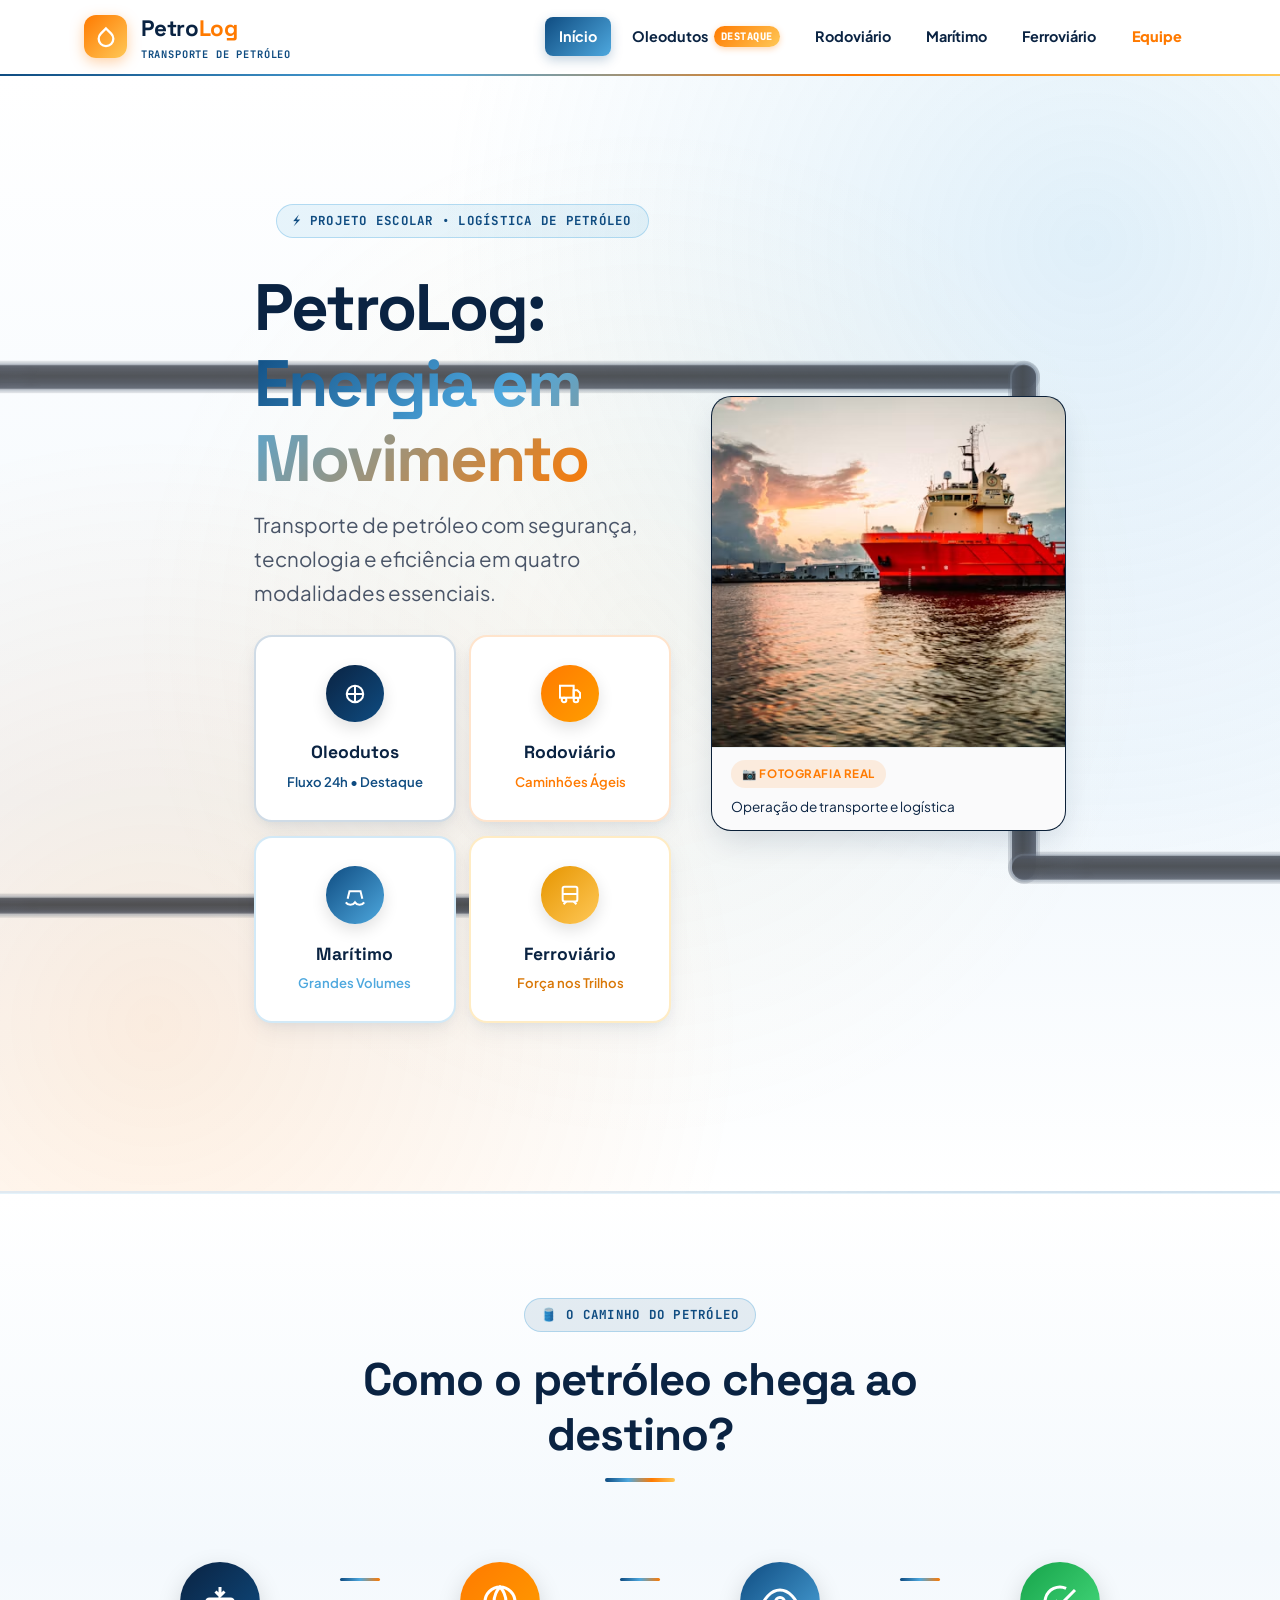
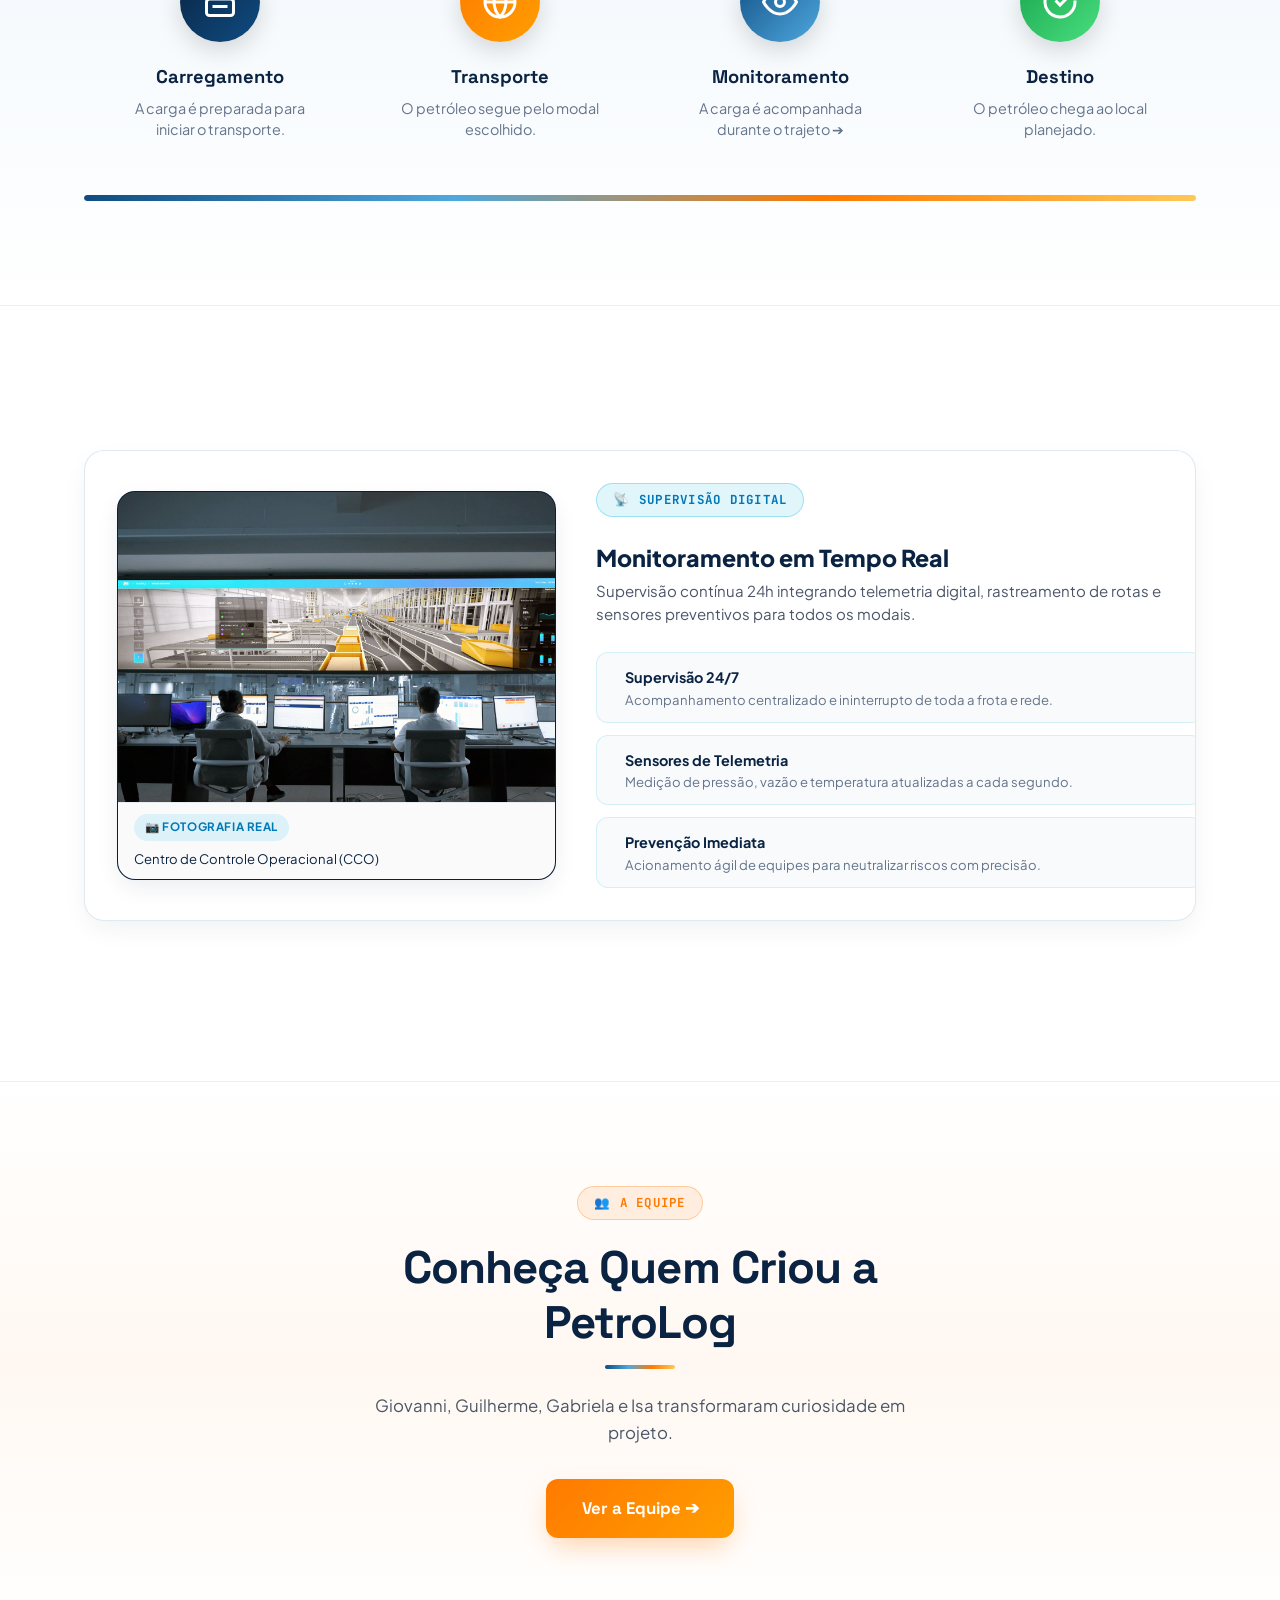
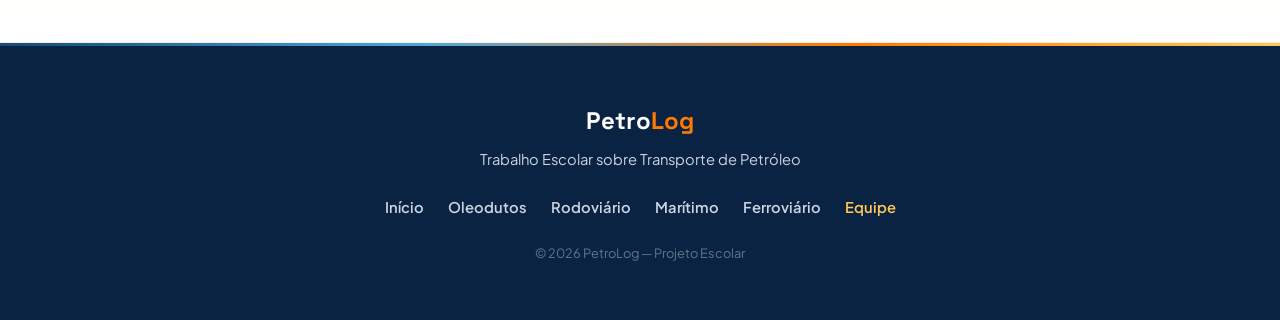
<file: index.html>
<!DOCTYPE html>
<html lang="pt-BR">
<head>
  <meta charset="UTF-8">
  <meta name="viewport" content="width=device-width, initial-scale=1.0">
  <title>PetroLog — O Futuro do Transporte de Petróleo</title>
  <meta name="description" content="Projeto escolar da PetroLog focado no transporte de petróleo pelos modais dutoviário, rodoviário, marítimo e ferroviário.">

  <!-- Fontes do Google -->
  <link rel="preconnect" href="https://fonts.googleapis.com">
  <link rel="preconnect" href="https://fonts.gstatic.com" crossorigin>
  <link href="https://fonts.googleapis.com/css2?family=JetBrains+Mono:wght@500;600;700&family=Plus+Jakarta+Sans:wght@400;500;600;700;800&family=Space+Grotesk:wght@600;700;800&display=swap" rel="stylesheet">

  <link rel="stylesheet" href="style.css">
</head>
<body>

  <!-- Header & Navegação -->
  <header class="site-header">
    <div class="container nav-container">
      <a href="index.html" class="brand-logo">
        <div class="logo-badge">
          <svg width="22" height="22" viewBox="0 0 24 24" fill="none" stroke="currentColor" stroke-width="2.5">
            <path d="M12 2.69l5.66 5.66a8 8 0 1 1-11.31 0z"></path>
          </svg>
        </div>
        <div>
          <span class="logo-title">Petro<span>Log</span></span>
          <span class="logo-subtitle">Transporte de Petróleo</span>
        </div>
      </a>

      <nav aria-label="Navegação Principal">
        <ul class="nav-menu">
          <li><a href="index.html" class="nav-link active">Início</a></li>
          <li>
            <a href="dutoviario.html" class="nav-link">
              Oleodutos
              <span class="badge-destaque">Destaque</span>
            </a>
          </li>
          <li><a href="rodoviario.html" class="nav-link">Rodoviário</a></li>
          <li><a href="maritimo.html" class="nav-link">Marítimo</a></li>
          <li><a href="ferroviario.html" class="nav-link">Ferroviário</a></li>
          <li><a href="equipe.html" class="nav-link" style="color: var(--orange-energy); font-weight: 800;">Equipe</a></li>
        </ul>
      </nav>

      <button id="mobileMenuBtn" class="mobile-btn" aria-label="Abrir Menu">
        <svg width="24" height="24" viewBox="0 0 24 24" fill="none" stroke="currentColor" stroke-width="2"><line x1="3" y1="6" x2="21" y2="6"/><line x1="3" y1="12" x2="21" y2="12"/><line x1="3" y1="18" x2="21" y2="18"/></svg>
      </button>
    </div>

    <!-- Mobile Drawer -->
    <div id="mobileDrawer" class="mobile-menu-drawer">
      <a href="index.html" class="nav-link active">Início</a>
      <a href="dutoviario.html" class="nav-link">Oleodutos (Destaque)</a>
      <a href="rodoviario.html" class="nav-link">Rodoviário</a>
      <a href="maritimo.html" class="nav-link">Marítimo</a>
      <a href="ferroviario.html" class="nav-link">Ferroviário</a>
      <a href="equipe.html" class="nav-link" style="color: var(--orange-energy); font-weight: 800;">Equipe do Projeto</a>
    </div>
  </header>

  <main>
    <!-- ========== HERO: LIMPO, RÁPIDO, IMPACTANTE ========== -->
    <section class="hero-wrapper">
      <canvas id="pipelineCanvas"></canvas>

      <div class="container hero-content">
        <div class="hero-split-container">
          <!-- Coluna Esquerda: Apresentação & 4 Modais -->
          <div class="hero-text-col">
            <div class="eyebrow-tag">
              ⚡ PROJETO ESCOLAR • LOGÍSTICA DE PETRÓLEO
            </div>

            <h1 class="hero-title" style="text-align: left; margin: 0.8rem 0;">
              PetroLog: <span class="highlight-gradient">Energia em Movimento</span>
            </h1>

            <p class="hero-subtitle" style="text-align: left; margin: 0 0 1.5rem; max-width: 100%;">
              Transporte de petróleo com segurança, tecnologia e eficiência em quatro modalidades essenciais.
            </p>

            <!-- Vitrine com os 4 Modais em Grid 2x2 -->
            <div class="hero-modals-grid">
              <!-- Dutoviário -->
              <a href="dutoviario.html" class="modal-nav-card theme-duto">
                <div class="modal-icon-circle icon-duto">
                  <svg width="22" height="22" viewBox="0 0 24 24" fill="none" stroke="currentColor" stroke-width="2.2"><circle cx="12" cy="12" r="9"/><path d="M12 3v18M3 12h18"/></svg>
                </div>
                <strong class="modal-nav-title">Oleodutos</strong>
                <span class="modal-nav-desc" style="color: var(--petro-blue);">Fluxo 24h • Destaque</span>
              </a>

              <!-- Rodoviário -->
              <a href="rodoviario.html" class="modal-nav-card theme-rodo">
                <div class="modal-icon-circle icon-rodo">
                  <svg width="22" height="22" viewBox="0 0 24 24" fill="none" stroke="currentColor" stroke-width="2.2"><rect x="1" y="3" width="15" height="13"/><polygon points="16 8 20 8 23 11 23 16 16 16 16 8"/><circle cx="5.5" cy="18.5" r="2.5"/><circle cx="18.5" cy="18.5" r="2.5"/></svg>
                </div>
                <strong class="modal-nav-title">Rodoviário</strong>
                <span class="modal-nav-desc" style="color: var(--orange-energy);">Caminhões Ágeis</span>
              </a>

              <!-- Marítimo -->
              <a href="maritimo.html" class="modal-nav-card theme-mari">
                <div class="modal-icon-circle icon-mari">
                  <svg width="22" height="22" viewBox="0 0 24 24" fill="none" stroke="currentColor" stroke-width="2.2"><path d="M2 20a6 6 0 0 0 10 0 6 6 0 0 0 10 0M4 16l2-8h12l2 8"/></svg>
                </div>
                <strong class="modal-nav-title">Marítimo</strong>
                <span class="modal-nav-desc" style="color: var(--sky-blue);">Grandes Volumes</span>
              </a>

              <!-- Ferroviário -->
              <a href="ferroviario.html" class="modal-nav-card theme-ferro">
                <div class="modal-icon-circle icon-ferro">
                  <svg width="22" height="22" viewBox="0 0 24 24" fill="none" stroke="currentColor" stroke-width="2.2"><rect x="4" y="3" width="16" height="16" rx="2"/><path d="M4 11h16M8 19l-3 3M16 19l3 3"/></svg>
                </div>
                <strong class="modal-nav-title">Ferroviário</strong>
                <span class="modal-nav-desc" style="color: #D97706;">Força nos Trilhos</span>
              </a>
            </div>
          </div>

          <!-- Coluna Direita (~46%): Card com Fotografia Principal da Home -->
          <div class="hero-media-wrap">
            <div class="hero-compact-card">
              <img src="images/photo-1572970321684-466a06878540.avif" alt="Operação e Transporte Geral de Petróleo — PetroLog" class="hero-compact-img">
              <div class="hero-compact-caption">
                <span class="photo-badge orange">📷 FOTOGRAFIA REAL</span>
                <span>Operação de transporte e logística</span>
              </div>
            </div>
          </div>
        </div>
      </div>
    </section>

    <!-- ========== COMO O PETRÓLEO CHEGA AO DESTINO — 4 ETAPAS VISUAIS ========== -->
    <section class="section section-alt-blue">
      <div class="container">
        <div class="section-header">
          <span class="eyebrow-tag" style="background: rgba(15, 76, 129, 0.1); color: var(--petro-blue);">
            🛢️ O CAMINHO DO PETRÓLEO
          </span>
          <h2 class="section-title">Como o petróleo chega ao destino?</h2>
          <div class="gradient-bar"></div>
        </div>

        <div class="journey-steps">
          <div class="journey-step" data-step="1">
            <div class="journey-icon-wrap journey-icon-blue">
              <svg width="36" height="36" viewBox="0 0 24 24" fill="none" stroke="currentColor" stroke-width="2"><path d="M12 2v6l3-3M12 8l-3-3"/><rect x="3" y="10" width="18" height="11" rx="2"/><path d="M7 15h10"/></svg>
            </div>
            <h3>Carregamento</h3>
            <p>A carga é preparada para iniciar o transporte.</p>
          </div>

          <div class="journey-connector">
            <div class="journey-connector-line"></div>
            <div class="journey-connector-dot"></div>
          </div>

          <div class="journey-step" data-step="2">
            <div class="journey-icon-wrap journey-icon-orange">
              <svg width="36" height="36" viewBox="0 0 24 24" fill="none" stroke="currentColor" stroke-width="2"><circle cx="12" cy="12" r="10"/><path d="M2 12h20M12 2a15 15 0 0 1 4 10 15 15 0 0 1-4 10 15 15 0 0 1-4-10A15 15 0 0 1 12 2z"/></svg>
            </div>
            <h3>Transporte</h3>
            <p>O petróleo segue pelo modal escolhido.</p>
          </div>

          <div class="journey-connector">
            <div class="journey-connector-line"></div>
            <div class="journey-connector-dot"></div>
          </div>

          <a href="#monitoramento" class="journey-step" data-step="3" style="text-decoration: none; color: inherit; cursor: pointer;">
            <div class="journey-icon-wrap journey-icon-sky">
              <svg width="36" height="36" viewBox="0 0 24 24" fill="none" stroke="currentColor" stroke-width="2"><path d="M1 12s4-8 11-8 11 8 11 8-4 8-11 8-11-8-11-8z"/><circle cx="12" cy="12" r="3"/></svg>
            </div>
            <h3>Monitoramento</h3>
            <p>A carga é acompanhada durante o trajeto ➔</p>
          </a>

          <div class="journey-connector">
            <div class="journey-connector-line"></div>
            <div class="journey-connector-dot"></div>
          </div>

          <div class="journey-step" data-step="4">
            <div class="journey-icon-wrap journey-icon-green">
              <svg width="36" height="36" viewBox="0 0 24 24" fill="none" stroke="currentColor" stroke-width="2"><path d="M22 11.08V12a10 10 0 1 1-5.93-9.14"/><polyline points="22 4 12 14.01 9 11.01"/></svg>
            </div>
            <h3>Destino</h3>
            <p>O petróleo chega ao local planejado.</p>
          </div>
        </div>

        <!-- Linha de progresso animada -->
        <div class="journey-progress-bar">
          <div class="journey-progress-fill"></div>
        </div>
      </div>
    </section>

    <!-- ========== SEÇÃO MONITORAMENTO E SALA DE CONTROLE ========== -->
    <section class="section" id="monitoramento" style="background: #FFFFFF;">
      <div class="container">
        <div class="split-showcase">
          <!-- Coluna Esquerda (~42%): Foto da Sala de Controle -->
          <div class="split-media-col">
            <div class="compact-photo-card">
              <img src="images/pexels-photo-19317897.avif" alt="Sala de Controle e Monitoramento de Transporte de Petróleo" class="compact-photo-img">
              <div class="compact-photo-caption">
                <span class="photo-badge cyan">📷 FOTOGRAFIA REAL</span>
                <span>Centro de Controle Operacional (CCO)</span>
              </div>
            </div>
          </div>

          <!-- Coluna Direita (~58%): Informações e Destaques ao Lado -->
          <div class="split-content-col">
            <div class="split-content-header">
              <span class="eyebrow-tag" style="background: rgba(0, 180, 216, 0.12); color: #0077B6; border-color: rgba(0, 180, 216, 0.3);">
                📡 SUPERVISÃO DIGITAL
              </span>
              <h2 class="split-content-title">Monitoramento em Tempo Real</h2>
              <p class="split-content-desc">
                Supervisão contínua 24h integrando telemetria digital, rastreamento de rotas e sensores preventivos para todos os modais.
              </p>
            </div>

            <!-- Pílulas Informativas de Monitoramento -->
            <div class="monitoring-split-pills">
              <div class="monitoring-split-pill">
                <span class="pill-dot green"></span>
                <div>
                  <strong>Supervisão 24/7</strong>
                  <p>Acompanhamento centralizado e ininterrupto de toda a frota e rede.</p>
                </div>
              </div>
              <div class="monitoring-split-pill">
                <span class="pill-dot cyan"></span>
                <div>
                  <strong>Sensores de Telemetria</strong>
                  <p>Medição de pressão, vazão e temperatura atualizadas a cada segundo.</p>
                </div>
              </div>
              <div class="monitoring-split-pill">
                <span class="pill-dot orange"></span>
                <div>
                  <strong>Prevenção Imediata</strong>
                  <p>Acionamento ágil de equipes para neutralizar riscos com precisão.</p>
                </div>
              </div>
            </div>
          </div>
        </div>
      </div>
    </section>

    <!-- ========== CTA EQUIPE ========== -->
    <section class="section section-alt-warm">
      <div class="container" style="text-align: center;">
        <div style="max-width: 580px; margin: 0 auto;">
          <span class="eyebrow-tag" style="color: var(--orange-energy); background: rgba(255, 122, 0, 0.1); border-color: rgba(255, 122, 0, 0.3);">
            👥 A EQUIPE
          </span>
          <h2 class="section-title">Conheça Quem Criou a PetroLog</h2>
          <div class="gradient-bar"></div>
          <p class="section-desc" style="margin-bottom: 2rem;">
            Giovanni, Guilherme, Gabriela e Isa transformaram curiosidade em projeto.
          </p>
          <a href="equipe.html" class="btn btn-orange btn-lg">
            Ver a Equipe ➔
          </a>
        </div>
      </div>
    </section>
  </main>

  <!-- Footer -->
  <footer class="site-footer">
    <div class="container">
      <div class="footer-brand">Petro<span>Log</span></div>
      <p class="footer-text">Trabalho Escolar sobre Transporte de Petróleo</p>
      <div class="footer-nav">
        <a href="index.html">Início</a>
        <a href="dutoviario.html">Oleodutos</a>
        <a href="rodoviario.html">Rodoviário</a>
        <a href="maritimo.html">Marítimo</a>
        <a href="ferroviario.html">Ferroviário</a>
        <a href="equipe.html" style="color: var(--gold-energy);">Equipe</a>
      </div>
      <div class="footer-copyright">© 2026 PetroLog — Projeto Escolar</div>
    </div>
  </footer>

  <script src="script.js"></script>
</body>
</html>
</file>
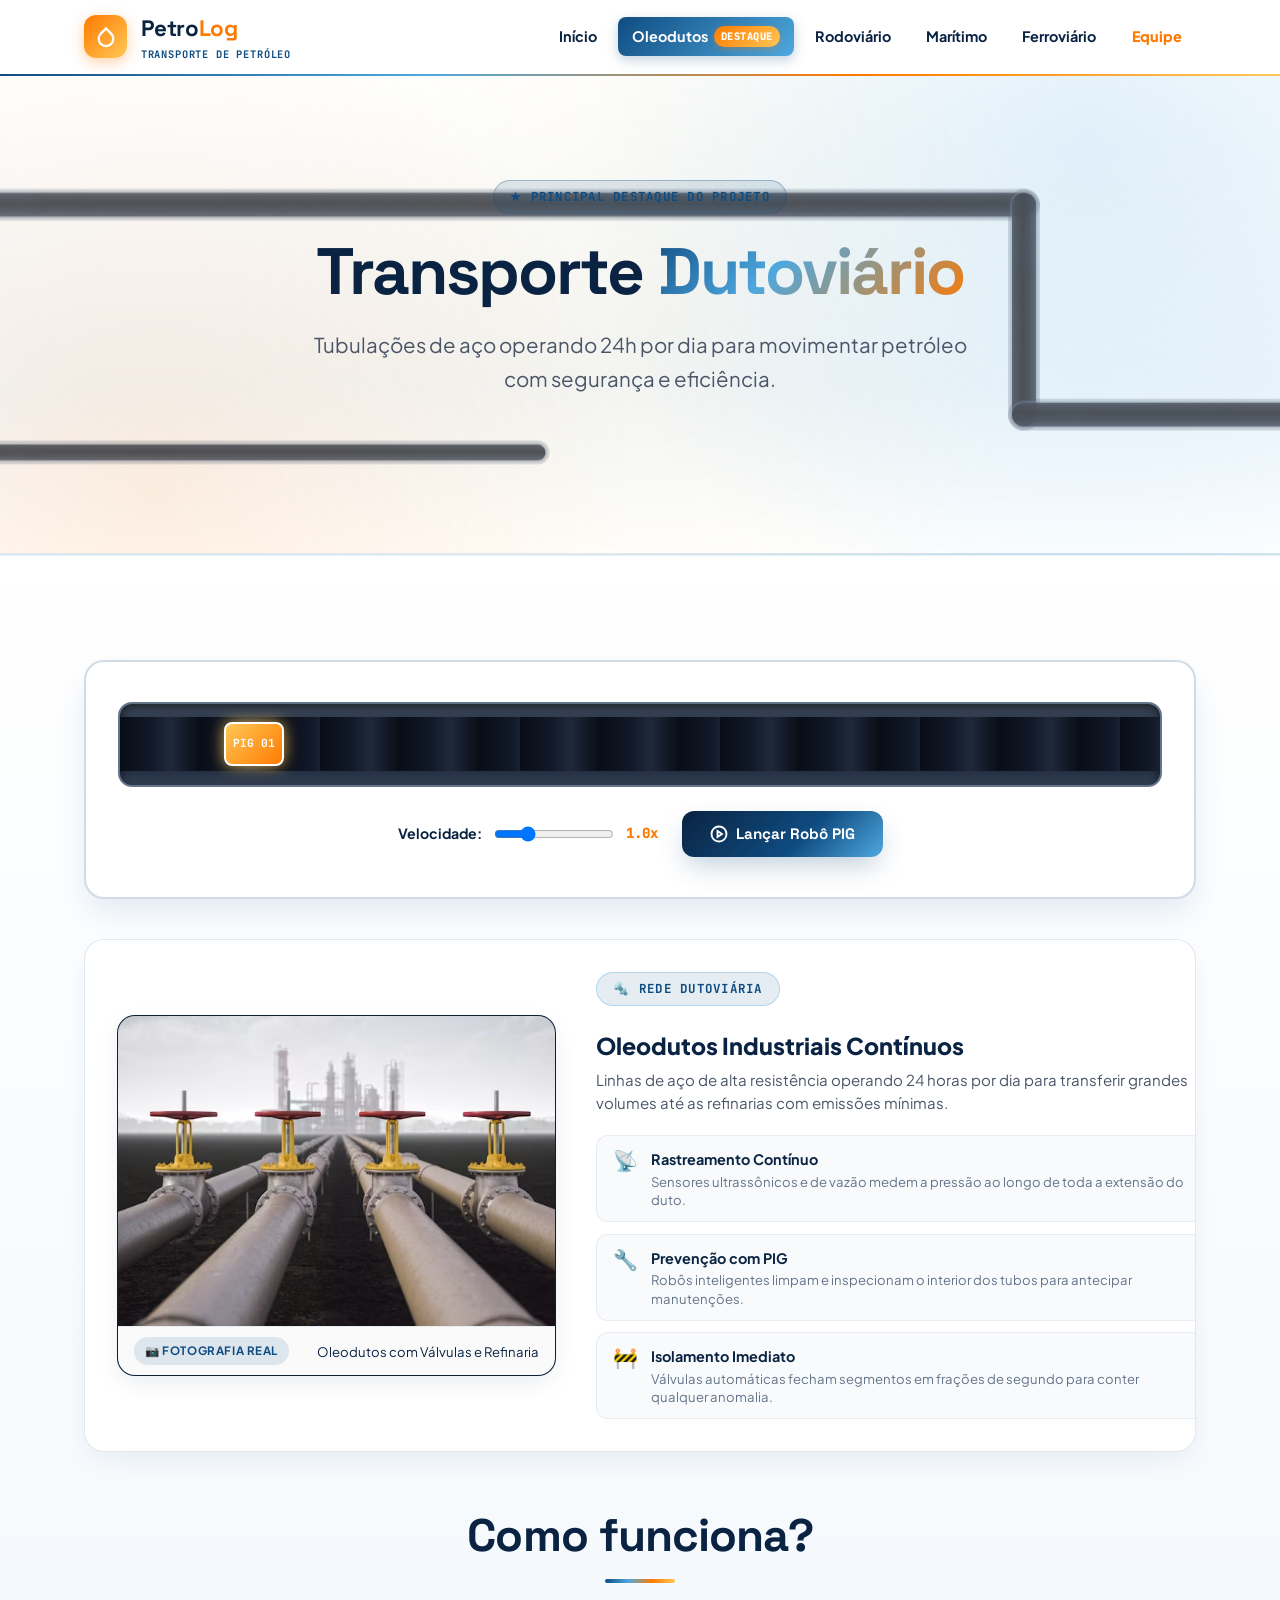
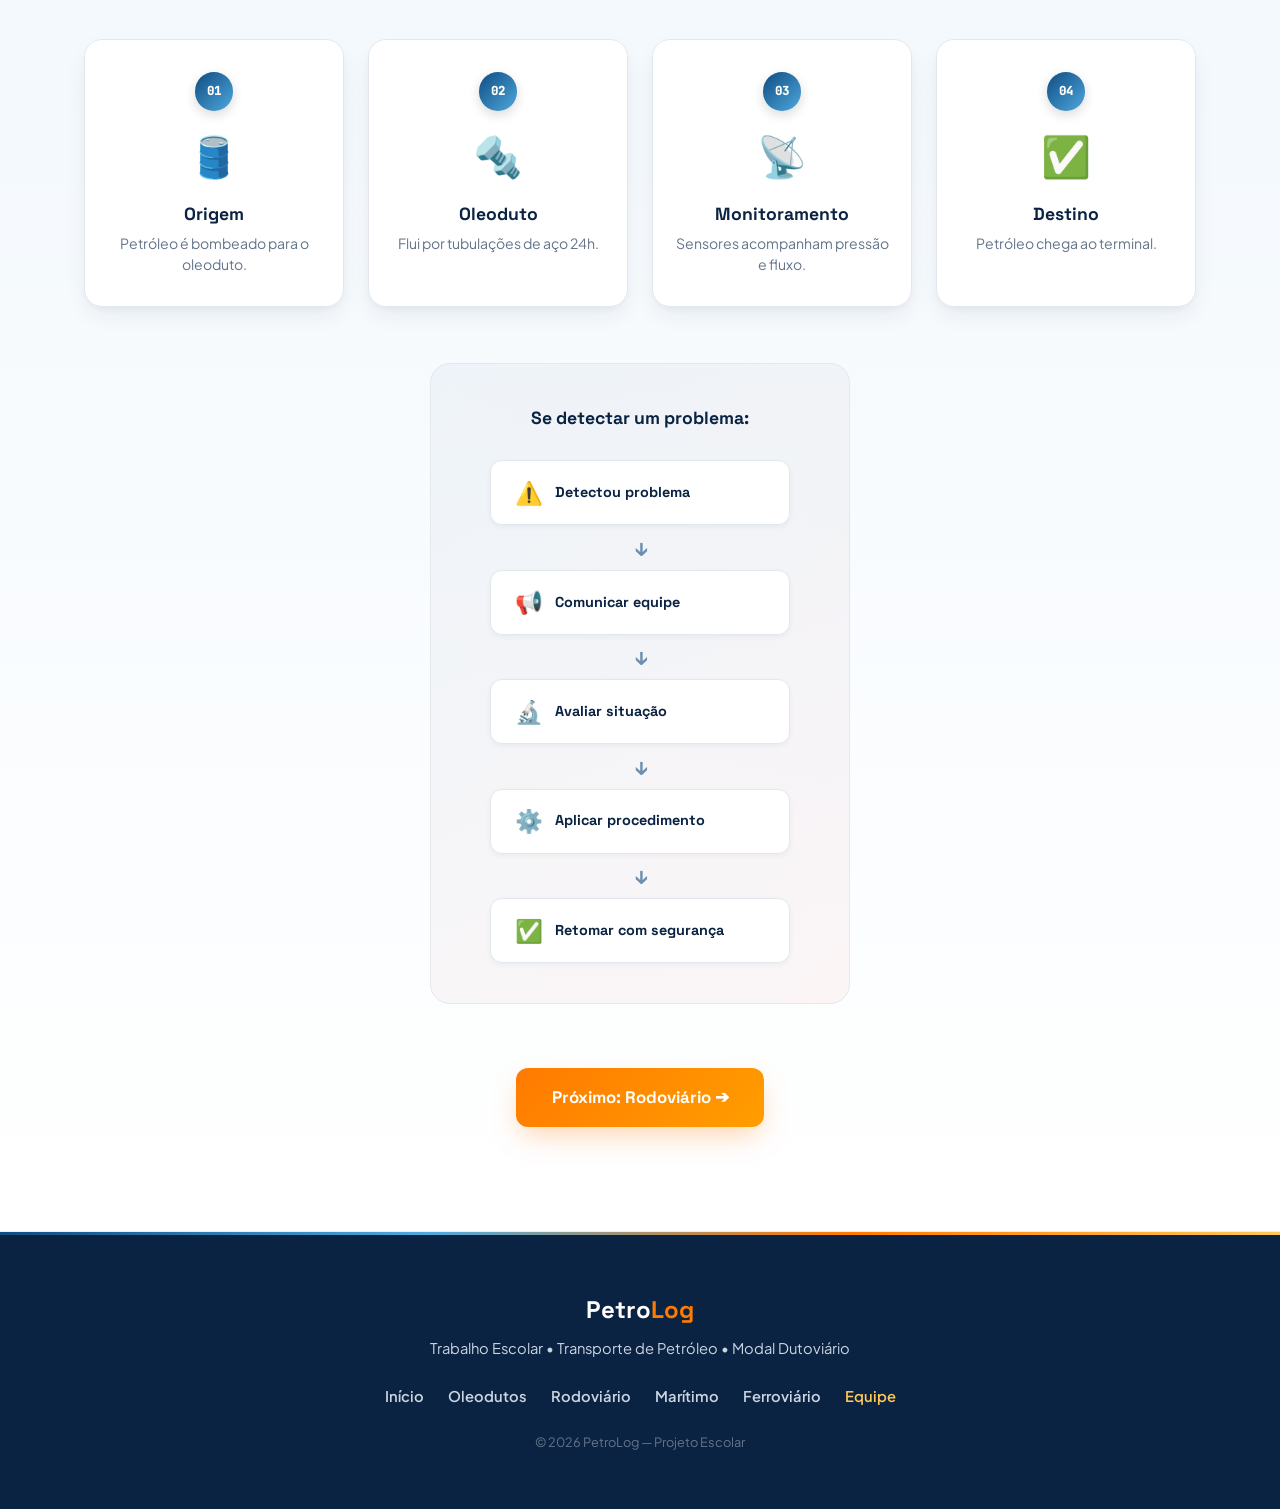
<file: dutoviario.html>
<!DOCTYPE html>
<html lang="pt-BR">
<head>
  <meta charset="UTF-8">
  <meta name="viewport" content="width=device-width, initial-scale=1.0">
  <title>Transporte Dutoviário — PetroLog | Oleodutos</title>
  <meta name="description" content="Modal Dutoviário da PetroLog: oleodutos de alta vazão com fluxo contínuo de petróleo e robô PIG inteligente.">

  <!-- Fontes do Google -->
  <link rel="preconnect" href="https://fonts.googleapis.com">
  <link rel="preconnect" href="https://fonts.gstatic.com" crossorigin>
  <link href="https://fonts.googleapis.com/css2?family=JetBrains+Mono:wght@500;600;700&family=Plus+Jakarta+Sans:wght@400;500;600;700;800&family=Space+Grotesk:wght@600;700;800&display=swap" rel="stylesheet">

  <link rel="stylesheet" href="style.css">
</head>
<body>

  <!-- Header -->
  <header class="site-header">
    <div class="container nav-container">
      <a href="index.html" class="brand-logo">
        <div class="logo-badge">
          <svg width="22" height="22" viewBox="0 0 24 24" fill="none" stroke="currentColor" stroke-width="2.5">
            <path d="M12 2.69l5.66 5.66a8 8 0 1 1-11.31 0z"></path>
          </svg>
        </div>
        <div>
          <span class="logo-title">Petro<span>Log</span></span>
          <span class="logo-subtitle">Transporte de Petróleo</span>
        </div>
      </a>

      <nav aria-label="Navegação Principal">
        <ul class="nav-menu">
          <li><a href="index.html" class="nav-link">Início</a></li>
          <li>
            <a href="dutoviario.html" class="nav-link active">
              Oleodutos
              <span class="badge-destaque">Destaque</span>
            </a>
          </li>
          <li><a href="rodoviario.html" class="nav-link">Rodoviário</a></li>
          <li><a href="maritimo.html" class="nav-link">Marítimo</a></li>
          <li><a href="ferroviario.html" class="nav-link">Ferroviário</a></li>
          <li><a href="equipe.html" class="nav-link" style="color: var(--orange-energy); font-weight: 800;">Equipe</a></li>
        </ul>
      </nav>

      <button id="mobileMenuBtn" class="mobile-btn" aria-label="Abrir Menu">
        <svg width="24" height="24" viewBox="0 0 24 24" fill="none" stroke="currentColor" stroke-width="2"><line x1="3" y1="6" x2="21" y2="6"/><line x1="3" y1="12" x2="21" y2="12"/><line x1="3" y1="18" x2="21" y2="18"/></svg>
      </button>
    </div>

    <div id="mobileDrawer" class="mobile-menu-drawer">
      <a href="index.html" class="nav-link">Início</a>
      <a href="dutoviario.html" class="nav-link active">Oleodutos (Destaque)</a>
      <a href="rodoviario.html" class="nav-link">Rodoviário</a>
      <a href="maritimo.html" class="nav-link">Marítimo</a>
      <a href="ferroviario.html" class="nav-link">Ferroviário</a>
      <a href="equipe.html" class="nav-link" style="color: var(--orange-energy); font-weight: 800;">Equipe do Projeto</a>
    </div>
  </header>

  <main>
    <!-- ========== HERO ========== -->
    <section class="hero-wrapper">
      <canvas id="pipelineCanvas"></canvas>

      <div class="container hero-content">
        <div class="eyebrow-tag" style="background: rgba(15, 76, 129, 0.12); color: var(--petro-blue); border-color: rgba(15, 76, 129, 0.3);">
          ★ PRINCIPAL DESTAQUE DO PROJETO
        </div>

        <h1 class="hero-title">
          Transporte <span class="highlight-gradient">Dutoviário</span>
        </h1>

        <p class="hero-subtitle">
          Tubulações de aço operando 24h por dia para movimentar petróleo com segurança e eficiência.
        </p>
      </div>
    </section>

    <!-- ========== ANIMAÇÃO DO OLEODUTO + SIMULADOR ========== -->
    <section class="section section-alt-blue">
      <div class="container">

        <!-- Animação do oleoduto com petróleo fluindo -->
        <div class="duto-visual-big">
          <!-- Tubo com Óleo Preto -->
          <div class="tube-container">
            <div class="oil-stream-black">
              <div id="smartPig" class="pig-device">PIG 01</div>
            </div>
          </div>

          <!-- Controles -->
          <div style="display: flex; flex-wrap: wrap; justify-content: center; gap: 1.5rem; align-items: center; margin-top: 1.5rem;">
            <div style="display: flex; align-items: center; gap: 0.75rem;">
              <label for="dutoSpeedSlider" style="font-weight: 700; font-size: 0.88rem; color: var(--navy-dark);">Velocidade:</label>
              <input type="range" id="dutoSpeedSlider" min="0.5" max="2.5" step="0.5" value="1" style="cursor: pointer; width: 120px;">
              <span id="speedValue" style="color: var(--orange-energy); font-family: var(--font-mono); font-weight: 800; font-size: 0.88rem;">1.0x</span>
            </div>

            <button id="launchPigBtn" class="btn btn-blue">
              <svg width="18" height="18" viewBox="0 0 24 24" fill="none" stroke="currentColor" stroke-width="2.5"><circle cx="12" cy="12" r="10"/><polygon points="10 8 16 12 10 16 10 8"/></svg>
              Lançar Robô PIG
            </button>
          </div>
        </div>

        <!-- Composição Equilibrada: Fotografia Real (42%) + Informações ao Lado (58%) -->
        <div class="split-showcase">
          <!-- Coluna Esquerda (~42%): Fotografia Real dos Oleodutos -->
          <div class="split-media-col">
            <div class="compact-photo-card">
              <img src="images/premium_photo-1764702443396-25036a2afc4e.avif" alt="Tubulações reais de oleoduto com válvulas direcionadas à refinaria" class="compact-photo-img">
              <div class="compact-photo-caption">
                <span class="photo-badge" style="background: rgba(15, 76, 129, 0.12); color: var(--petro-blue);">📷 FOTOGRAFIA REAL</span>
                <span>Oleodutos com Válvulas e Refinaria</span>
              </div>
            </div>
          </div>

          <!-- Coluna Direita (~58%): Título, Texto e Cards -->
          <div class="split-content-col">
            <div class="split-content-header">
              <span class="eyebrow-tag" style="background: rgba(15, 76, 129, 0.1); color: var(--petro-blue);">
                🔩 REDE DUTOVIÁRIA
              </span>
              <h2 class="split-content-title">Oleodutos Industriais Contínuos</h2>
              <p class="split-content-desc">
                Linhas de aço de alta resistência operando 24 horas por dia para transferir grandes volumes até as refinarias com emissões mínimas.
              </p>
            </div>

            <!-- 3 Cards Informativos ao Lado -->
            <div class="split-cards-grid">
              <div class="split-mini-card">
                <div class="split-mini-icon" style="color: var(--petro-blue);">📡</div>
                <div class="split-mini-text">
                  <strong>Rastreamento Contínuo</strong>
                  <p>Sensores ultrassônicos e de vazão medem a pressão ao longo de toda a extensão do duto.</p>
                </div>
              </div>

              <div class="split-mini-card">
                <div class="split-mini-icon" style="color: var(--orange-energy);">🔧</div>
                <div class="split-mini-text">
                  <strong>Prevenção com PIG</strong>
                  <p>Robôs inteligentes limpam e inspecionam o interior dos tubos para antecipar manutenções.</p>
                </div>
              </div>

              <div class="split-mini-card">
                <div class="split-mini-icon" style="color: #dc2626;">🚧</div>
                <div class="split-mini-text">
                  <strong>Isolamento Imediato</strong>
                  <p>Válvulas automáticas fecham segmentos em frações de segundo para conter qualquer anomalia.</p>
                </div>
              </div>
            </div>
          </div>
        </div>

        <!-- ========== COMO FUNCIONA? — 4 ETAPAS ========== -->
        <div class="section-header" style="margin-top: 3.5rem;">
          <h2 class="section-title">Como funciona?</h2>
          <div class="gradient-bar"></div>
        </div>

        <!-- Animação visual: Origem → Oleoduto → Monitoramento → Destino -->
        <div class="visual-process-grid">
          <div class="visual-process-step">
            <div class="process-step-number" style="background: linear-gradient(135deg, var(--petro-blue), var(--sky-blue));">01</div>
            <div class="process-step-emoji">🛢️</div>
            <h3>Origem</h3>
            <p>Petróleo é bombeado para o oleoduto.</p>
          </div>

          <div class="visual-process-step">
            <div class="process-step-number" style="background: linear-gradient(135deg, var(--petro-blue), var(--sky-blue));">02</div>
            <div class="process-step-emoji">🔩</div>
            <h3>Oleoduto</h3>
            <p>Flui por tubulações de aço 24h.</p>
          </div>

          <div class="visual-process-step">
            <div class="process-step-number" style="background: linear-gradient(135deg, var(--petro-blue), var(--sky-blue));">03</div>
            <div class="process-step-emoji">📡</div>
            <h3>Monitoramento</h3>
            <p>Sensores acompanham pressão e fluxo.</p>
          </div>

          <div class="visual-process-step">
            <div class="process-step-number" style="background: linear-gradient(135deg, var(--petro-blue), var(--sky-blue));">04</div>
            <div class="process-step-emoji">✅</div>
            <h3>Destino</h3>
            <p>Petróleo chega ao terminal.</p>
          </div>
        </div>

        <!-- ========== FLUXO DE PROBLEMA ========== -->
        <div class="problem-flow" style="margin-top: 3.5rem;">
          <h3 class="problem-flow-title">Se detectar um problema:</h3>
          <div class="problem-flow-steps">
            <div class="problem-flow-step">
              <span class="problem-flow-icon">⚠️</span>
              <span>Detectou problema</span>
            </div>
            <div class="problem-flow-arrow">↓</div>
            <div class="problem-flow-step">
              <span class="problem-flow-icon">📢</span>
              <span>Comunicar equipe</span>
            </div>
            <div class="problem-flow-arrow">↓</div>
            <div class="problem-flow-step">
              <span class="problem-flow-icon">🔬</span>
              <span>Avaliar situação</span>
            </div>
            <div class="problem-flow-arrow">↓</div>
            <div class="problem-flow-step">
              <span class="problem-flow-icon">⚙️</span>
              <span>Aplicar procedimento</span>
            </div>
            <div class="problem-flow-arrow">↓</div>
            <div class="problem-flow-step">
              <span class="problem-flow-icon">✅</span>
              <span>Retomar com segurança</span>
            </div>
          </div>
        </div>

        <div style="text-align: center; margin-top: 4rem;">
          <a href="rodoviario.html" class="btn btn-orange btn-lg">
            Próximo: Rodoviário ➔
          </a>
        </div>
      </div>
    </section>
  </main>

  <footer class="site-footer">
    <div class="container">
      <div class="footer-brand">Petro<span>Log</span></div>
      <p class="footer-text">Trabalho Escolar • Transporte de Petróleo • Modal Dutoviário</p>
      <div class="footer-nav">
        <a href="index.html">Início</a>
        <a href="dutoviario.html">Oleodutos</a>
        <a href="rodoviario.html">Rodoviário</a>
        <a href="maritimo.html">Marítimo</a>
        <a href="ferroviario.html">Ferroviário</a>
        <a href="equipe.html" style="color: var(--gold-energy);">Equipe</a>
      </div>
      <div class="footer-copyright">© 2026 PetroLog — Projeto Escolar</div>
    </div>
  </footer>

  <script src="script.js"></script>
</body>
</html>
</file>
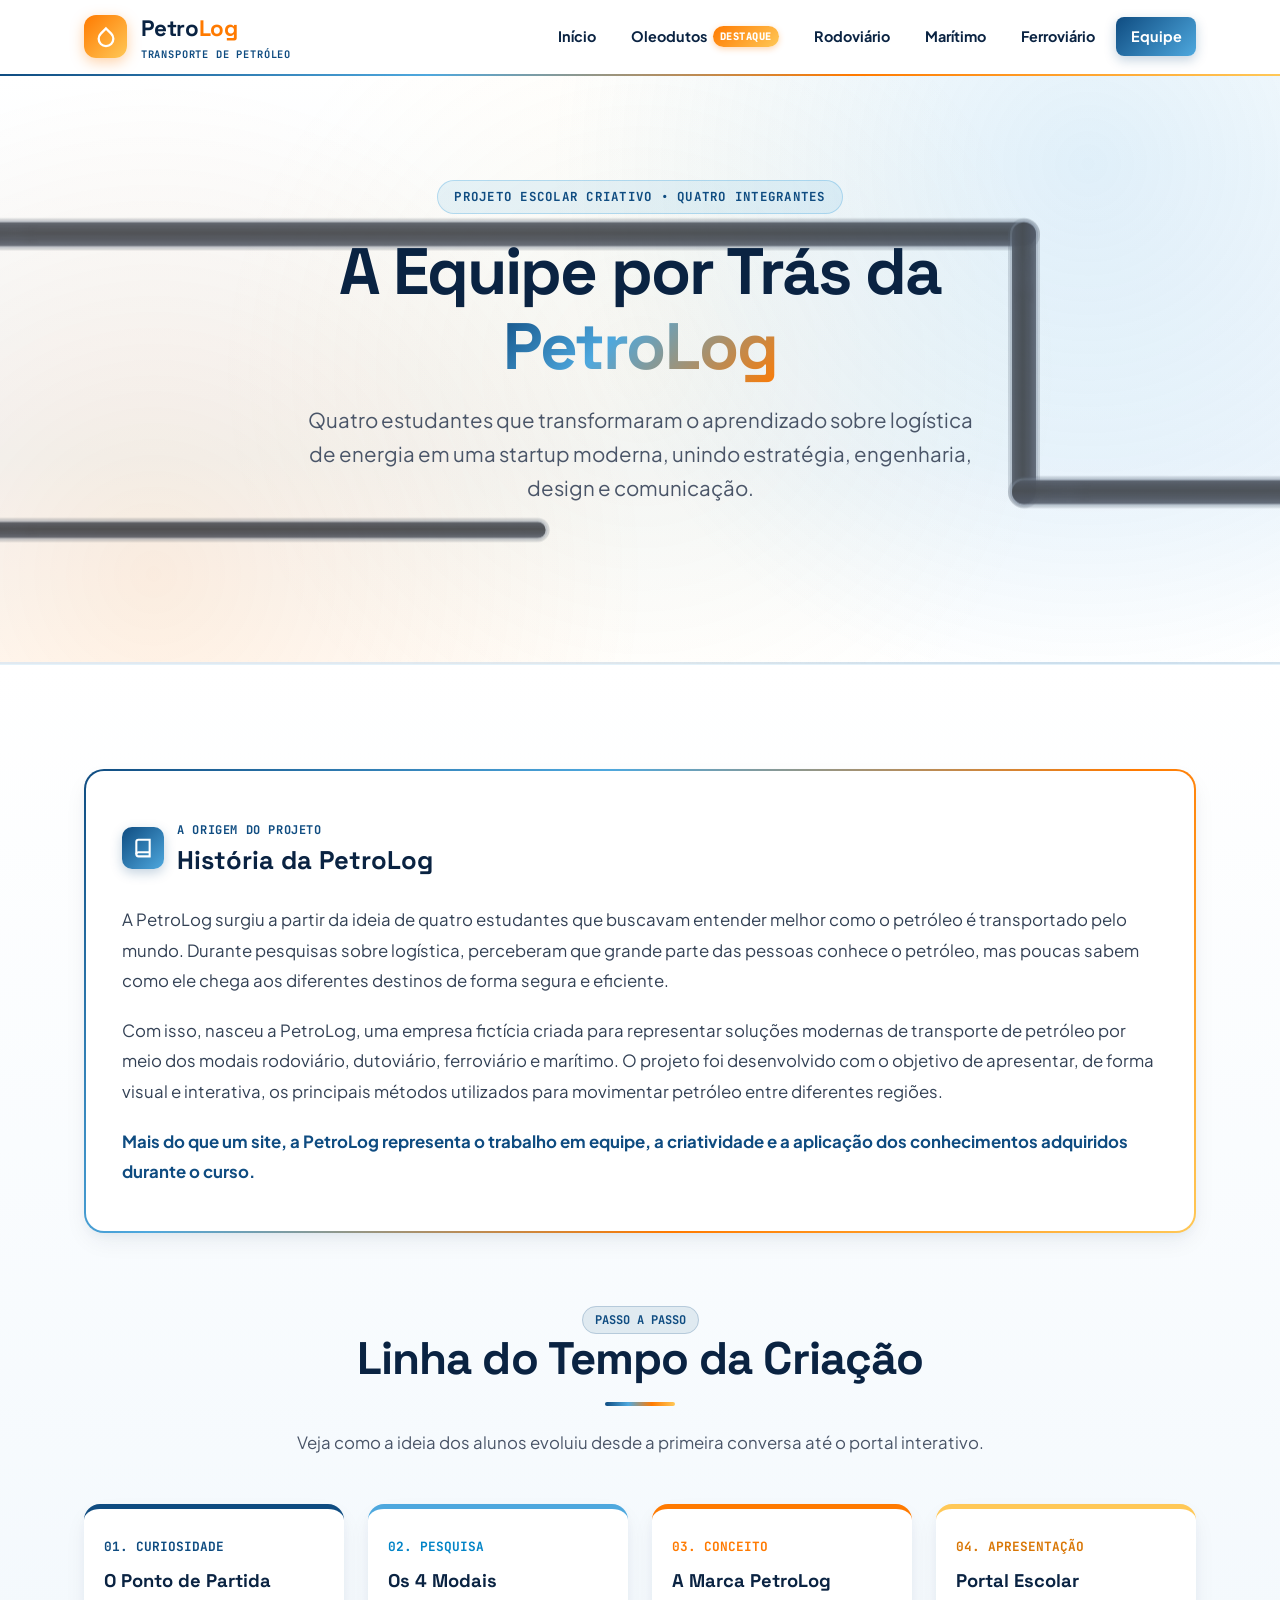
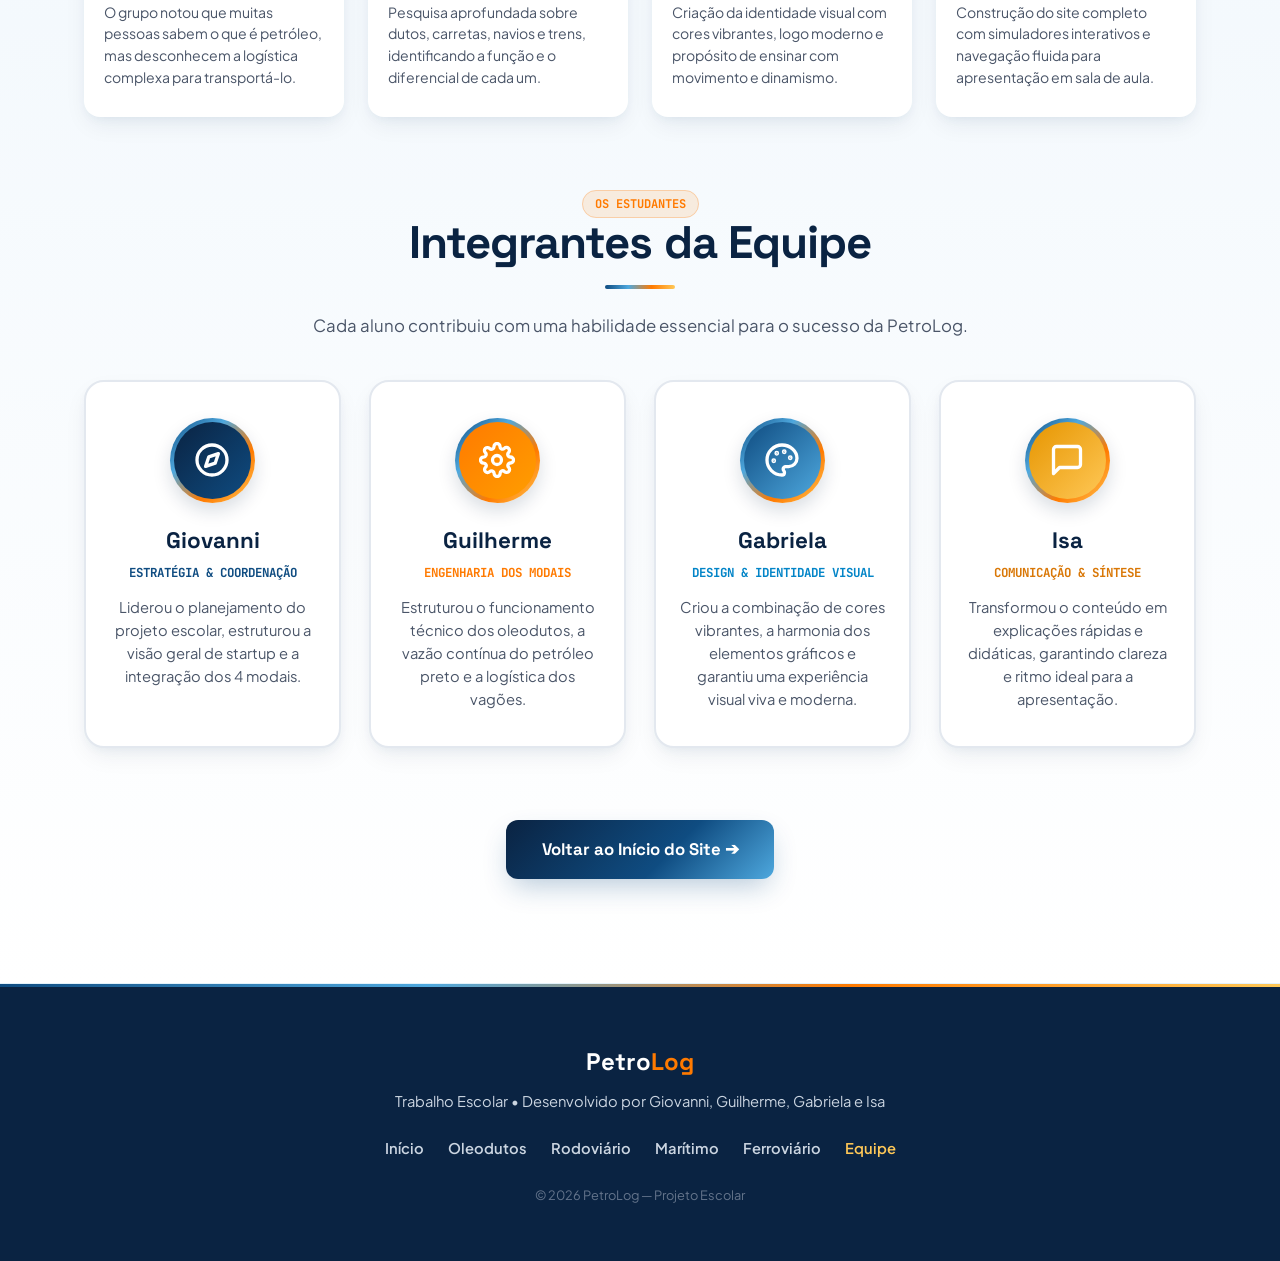
<file: equipe.html>
<!DOCTYPE html>
<html lang="pt-BR">
<head>
  <meta charset="UTF-8">
  <meta name="viewport" content="width=device-width, initial-scale=1.0">
  <title>A Equipe — PetroLog | Os Estudantes Criadores</title>
  <meta name="description" content="Conheça os alunos criadores da PetroLog: Giovanni, Guilherme, Gabriela e Isa. História da startup escolar fictícia de transporte de petróleo.">

  <!-- Fontes do Google -->
  <link rel="preconnect" href="https://fonts.googleapis.com">
  <link rel="preconnect" href="https://fonts.gstatic.com" crossorigin>
  <link href="https://fonts.googleapis.com/css2?family=JetBrains+Mono:wght@500;600;700&family=Plus+Jakarta+Sans:wght@400;500;600;700;800&family=Space+Grotesk:wght@600;700;800&display=swap" rel="stylesheet">

  <link rel="stylesheet" href="style.css">
</head>
<body>

  <!-- Header -->
  <header class="site-header">
    <div class="container nav-container">
      <a href="index.html" class="brand-logo">
        <div class="logo-badge">
          <svg width="22" height="22" viewBox="0 0 24 24" fill="none" stroke="currentColor" stroke-width="2.5">
            <path d="M12 2.69l5.66 5.66a8 8 0 1 1-11.31 0z"></path>
          </svg>
        </div>
        <div>
          <span class="logo-title">Petro<span>Log</span></span>
          <span class="logo-subtitle">Transporte de Petróleo</span>
        </div>
      </a>

      <nav aria-label="Navegação Principal">
        <ul class="nav-menu">
          <li><a href="index.html" class="nav-link">Início</a></li>
          <li><a href="dutoviario.html" class="nav-link">Oleodutos <span class="badge-destaque">Destaque</span></a></li>
          <li><a href="rodoviario.html" class="nav-link">Rodoviário</a></li>
          <li><a href="maritimo.html" class="nav-link">Marítimo</a></li>
          <li><a href="ferroviario.html" class="nav-link">Ferroviário</a></li>
          <li><a href="equipe.html" class="nav-link active">Equipe</a></li>
        </ul>
      </nav>

      <button id="mobileMenuBtn" class="mobile-btn" aria-label="Abrir Menu">
        <svg width="24" height="24" viewBox="0 0 24 24" fill="none" stroke="currentColor" stroke-width="2"><line x1="3" y1="6" x2="21" y2="6"/><line x1="3" y1="12" x2="21" y2="12"/><line x1="3" y1="18" x2="21" y2="18"/></svg>
      </button>
    </div>

    <div id="mobileDrawer" class="mobile-menu-drawer">
      <a href="index.html" class="nav-link">Início</a>
      <a href="dutoviario.html" class="nav-link">Oleodutos (Destaque)</a>
      <a href="rodoviario.html" class="nav-link">Rodoviário</a>
      <a href="maritimo.html" class="nav-link">Marítimo</a>
      <a href="ferroviario.html" class="nav-link">Ferroviário</a>
      <a href="equipe.html" class="nav-link active">Equipe do Projeto</a>
    </div>
  </header>

  <main>
    <!-- Hero da Equipe com Oleodutos Industriais -->
    <section class="hero-wrapper">
      <canvas id="pipelineCanvas"></canvas>

      <div class="container hero-content">
        <div class="eyebrow-tag">
          PROJETO ESCOLAR CRIATIVO • QUATRO INTEGRANTES
        </div>

        <h1 class="hero-title">
          A Equipe por Trás da <span class="highlight-gradient">PetroLog</span>
        </h1>

        <p class="hero-subtitle">
          Quatro estudantes que transformaram o aprendizado sobre logística de energia em uma startup moderna, unindo estratégia, engenharia, design e comunicação.
        </p>
      </div>
    </section>

    <!-- Conteúdo da Equipe -->
    <section class="section section-alt-blue">
      <div class="container">
        
        <!-- Box com a História Oficial da PetroLog -->
        <div class="story-box">
          <div style="display: flex; align-items: center; gap: 0.85rem; margin-bottom: 1.5rem;">
            <div style="width: 2.6rem; height: 2.6rem; border-radius: 10px; background: linear-gradient(135deg, var(--petro-blue), var(--sky-blue)); color: #FFFFFF; display: flex; align-items: center; justify-content: center; box-shadow: 0 4px 12px rgba(15, 76, 129, 0.25);">
              <svg width="20" height="20" viewBox="0 0 24 24" fill="none" stroke="currentColor" stroke-width="2.5"><path d="M4 19.5A2.5 2.5 0 0 1 6.5 17H20"/><path d="M6.5 2H20v20H6.5A2.5 2.5 0 0 1 4 19.5v-15A2.5 2.5 0 0 1 6.5 2z"/></svg>
            </div>
            <div>
              <span style="font-family: var(--font-mono); font-size: 0.75rem; color: var(--petro-blue); font-weight: 700; text-transform: uppercase; letter-spacing: 0.05em;">A ORIGEM DO PROJETO</span>
              <h2 style="font-family: var(--font-heading); font-size: 1.6rem; color: var(--navy-dark); margin: 0;">História da PetroLog</h2>
            </div>
          </div>

          <p class="story-text">
            A PetroLog surgiu a partir da ideia de quatro estudantes que buscavam entender melhor como o petróleo é transportado pelo mundo. Durante pesquisas sobre logística, perceberam que grande parte das pessoas conhece o petróleo, mas poucas sabem como ele chega aos diferentes destinos de forma segura e eficiente.
          </p>

          <p class="story-text">
            Com isso, nasceu a PetroLog, uma empresa fictícia criada para representar soluções modernas de transporte de petróleo por meio dos modais rodoviário, dutoviário, ferroviário e marítimo. O projeto foi desenvolvido com o objetivo de apresentar, de forma visual e interativa, os principais métodos utilizados para movimentar petróleo entre diferentes regiões.
          </p>

          <p class="story-text" style="font-weight: 700; color: var(--petro-blue);">
            Mais do que um site, a PetroLog representa o trabalho em equipe, a criatividade e a aplicação dos conhecimentos adquiridos durante o curso.
          </p>
        </div>

        <!-- Linha do Tempo Multicolorida da Criação -->
        <div class="section-header" style="margin-bottom: 2rem;">
          <span class="card-badge badge-blue">
            PASSO A PASSO
          </span>
          <h2 class="section-title">Linha do Tempo da Criação</h2>
          <div class="gradient-bar"></div>
          <p class="section-desc">
            Veja como a ideia dos alunos evoluiu desde a primeira conversa até o portal interativo.
          </p>
        </div>

        <div class="creation-timeline">
          <!-- Passo 1: Azul Petróleo (#0F4C81) -->
          <div class="timeline-milestone step-1">
            <span class="milestone-num">01. CURIOSIDADE</span>
            <h3 class="milestone-title">O Ponto de Partida</h3>
            <p class="milestone-desc">
              O grupo notou que muitas pessoas sabem o que é petróleo, mas desconhecem a logística complexa para transportá-lo.
            </p>
          </div>

          <!-- Passo 2: Azul Claro (#4EA8DE) -->
          <div class="timeline-milestone step-2">
            <span class="milestone-num">02. PESQUISA</span>
            <h3 class="milestone-title">Os 4 Modais</h3>
            <p class="milestone-desc">
              Pesquisa aprofundada sobre dutos, carretas, navios e trens, identificando a função e o diferencial de cada um.
            </p>
          </div>

          <!-- Passo 3: Laranja (#FF7A00) -->
          <div class="timeline-milestone step-3">
            <span class="milestone-num">03. CONCEITO</span>
            <h3 class="milestone-title">A Marca PetroLog</h3>
            <p class="milestone-desc">
              Criação da identidade visual com cores vibrantes, logo moderno e propósito de ensinar com movimento e dinamismo.
            </p>
          </div>

          <!-- Passo 4: Dourado (#FFC857) -->
          <div class="timeline-milestone step-4">
            <span class="milestone-num">04. APRESENTAÇÃO</span>
            <h3 class="milestone-title">Portal Escolar</h3>
            <p class="milestone-desc">
              Construção do site completo com simuladores interativos e navegação fluida para apresentação em sala de aula.
            </p>
          </div>
        </div>

        <!-- Cards dos 4 Integrantes com Moldura em Gradiente -->
        <div class="section-header" style="margin-bottom: 2.5rem; margin-top: 4rem;">
          <span class="card-badge badge-orange">
            OS ESTUDANTES
          </span>
          <h2 class="section-title">Integrantes da Equipe</h2>
          <div class="gradient-bar"></div>
          <p class="section-desc">
            Cada aluno contribuiu com uma habilidade essencial para o sucesso da PetroLog.
          </p>
        </div>

        <div class="members-grid">
          <!-- Card 1: Giovanni -->
          <div class="member-card">
            <div class="avatar-gradient-frame">
              <div class="member-avatar-inner" style="background: linear-gradient(135deg, var(--navy-dark) 0%, var(--petro-blue) 100%);">
                <!-- Ícone de Logística e Navegação -->
                <svg width="36" height="36" viewBox="0 0 24 24" fill="none" stroke="#FFFFFF" stroke-width="2.2" stroke-linecap="round" stroke-linejoin="round">
                  <circle cx="12" cy="12" r="10"/>
                  <polygon points="16.24 7.76 14.12 14.12 7.76 16.24 9.88 9.88 16.24 7.76"/>
                </svg>
              </div>
            </div>
            <h3 class="member-name">Giovanni</h3>
            <div class="member-role" style="color: var(--petro-blue);">Estratégia & Coordenação</div>
            <p class="member-bio">
              Liderou o planejamento do projeto escolar, estruturou a visão geral de startup e a integração dos 4 modais.
            </p>
          </div>

          <!-- Card 2: Guilherme -->
          <div class="member-card">
            <div class="avatar-gradient-frame">
              <div class="member-avatar-inner" style="background: linear-gradient(135deg, var(--orange-energy) 0%, #FF9E00 100%);">
                <!-- Ícone de Engenharia e Dutos -->
                <svg width="36" height="36" viewBox="0 0 24 24" fill="none" stroke="#FFFFFF" stroke-width="2.2" stroke-linecap="round" stroke-linejoin="round">
                  <circle cx="12" cy="12" r="3"/>
                  <path d="M19.4 15a1.65 1.65 0 0 0 .33 1.82l.06.06a2 2 0 0 1 0 2.83 2 2 0 0 1-2.83 0l-.06-.06a1.65 1.65 0 0 0-1.82-.33 1.65 1.65 0 0 0-1 1.51V21a2 2 0 0 1-2 2 2 2 0 0 1-2-2v-.09A1.65 1.65 0 0 0 9 19.4a1.65 1.65 0 0 0-1.82.33l-.06.06a2 2 0 0 1-2.83 0 2 2 0 0 1 0-2.83l.06-.06a1.65 1.65 0 0 0 .33-1.82 1.65 1.65 0 0 0-1.51-1H3a2 2 0 0 1-2-2 2 2 0 0 1 2-2h.09A1.65 1.65 0 0 0 4.6 9a1.65 1.65 0 0 0-.33-1.82l-.06-.06a2 2 0 0 1 0-2.83 2 2 0 0 1 2.83 0l.06.06a1.65 1.65 0 0 0 1.82.33H9a1.65 1.65 0 0 0 1-1.51V3a2 2 0 0 1 2-2 2 2 0 0 1 2 2v.09a1.65 1.65 0 0 0 1 1.51 1.65 1.65 0 0 0 1.82-.33l.06-.06a2 2 0 0 1 2.83 0 2 2 0 0 1 0 2.83l-.06.06a1.65 1.65 0 0 0-.33 1.82V9a1.65 1.65 0 0 0 1.51 1H21a2 2 0 0 1 2 2 2 2 0 0 1-2 2h-.09a1.65 1.65 0 0 0-1.51 1z"/>
                </svg>
              </div>
            </div>
            <h3 class="member-name">Guilherme</h3>
            <div class="member-role" style="color: var(--orange-energy);">Engenharia dos Modais</div>
            <p class="member-bio">
              Estruturou o funcionamento técnico dos oleodutos, a vazão contínua do petróleo preto e a logística dos vagões.
            </p>
          </div>

          <!-- Card 3: Gabriela -->
          <div class="member-card">
            <div class="avatar-gradient-frame">
              <div class="member-avatar-inner" style="background: linear-gradient(135deg, var(--petro-blue) 0%, var(--sky-blue) 100%);">
                <!-- Ícone de Criatividade e Cores -->
                <svg width="36" height="36" viewBox="0 0 24 24" fill="none" stroke="#FFFFFF" stroke-width="2.2" stroke-linecap="round" stroke-linejoin="round">
                  <circle cx="13.5" cy="6.5" r=".5" fill="#FFFFFF"/>
                  <circle cx="17.5" cy="10.5" r=".5" fill="#FFFFFF"/>
                  <circle cx="8.5" cy="7.5" r=".5" fill="#FFFFFF"/>
                  <circle cx="6.5" cy="12.5" r=".5" fill="#FFFFFF"/>
                  <path d="M12 2C6.5 2 2 6.5 2 12s4.5 10 10 10c.926 0 1.648-.746 1.648-1.688 0-.437-.18-.835-.437-1.125-.29-.289-.438-.652-.438-1.125a1.64 1.64 0 0 1 1.668-1.668h1.996c3.051 0 5.555-2.503 5.555-5.554C21.965 6.012 17.461 2 12 2z"/>
                </svg>
              </div>
            </div>
            <h3 class="member-name">Gabriela</h3>
            <div class="member-role" style="color: #0284C7;">Design & Identidade Visual</div>
            <p class="member-bio">
              Criou a combinação de cores vibrantes, a harmonia dos elementos gráficos e garantiu uma experiência visual viva e moderna.
            </p>
          </div>

          <!-- Card 4: Isa -->
          <div class="member-card">
            <div class="avatar-gradient-frame">
              <div class="member-avatar-inner" style="background: linear-gradient(135deg, #E69500 0%, var(--gold-energy) 100%);">
                <!-- Ícone de Comunicação e Síntese -->
                <svg width="36" height="36" viewBox="0 0 24 24" fill="none" stroke="#FFFFFF" stroke-width="2.2" stroke-linecap="round" stroke-linejoin="round">
                  <path d="M21 15a2 2 0 0 1-2 2H7l-4 4V5a2 2 0 0 1 2-2h14a2 2 0 0 1 2 2z"/>
                </svg>
              </div>
            </div>
            <h3 class="member-name">Isa</h3>
            <div class="member-role" style="color: #D97706;">Comunicação & Síntese</div>
            <p class="member-bio">
              Transformou o conteúdo em explicações rápidas e didáticas, garantindo clareza e ritmo ideal para a apresentação.
            </p>
          </div>
        </div>

        <!-- Botão Voltar ao Início -->
        <div style="text-align: center; margin-top: 4.5rem;">
          <a href="index.html" class="btn btn-blue btn-lg">
            Voltar ao Início do Site ➔
          </a>
        </div>

      </div>
    </section>
  </main>

  <footer class="site-footer">
    <div class="container">
      <div class="footer-brand">Petro<span>Log</span></div>
      <p class="footer-text">Trabalho Escolar • Desenvolvido por Giovanni, Guilherme, Gabriela e Isa</p>
      <div class="footer-nav">
        <a href="index.html">Início</a>
        <a href="dutoviario.html">Oleodutos</a>
        <a href="rodoviario.html">Rodoviário</a>
        <a href="maritimo.html">Marítimo</a>
        <a href="ferroviario.html">Ferroviário</a>
        <a href="equipe.html" style="color: var(--gold-energy);">Equipe</a>
      </div>
      <div class="footer-copyright">© 2026 PetroLog — Projeto Escolar</div>
    </div>
  </footer>

  <script src="script.js"></script>
</body>
</html>
</file>
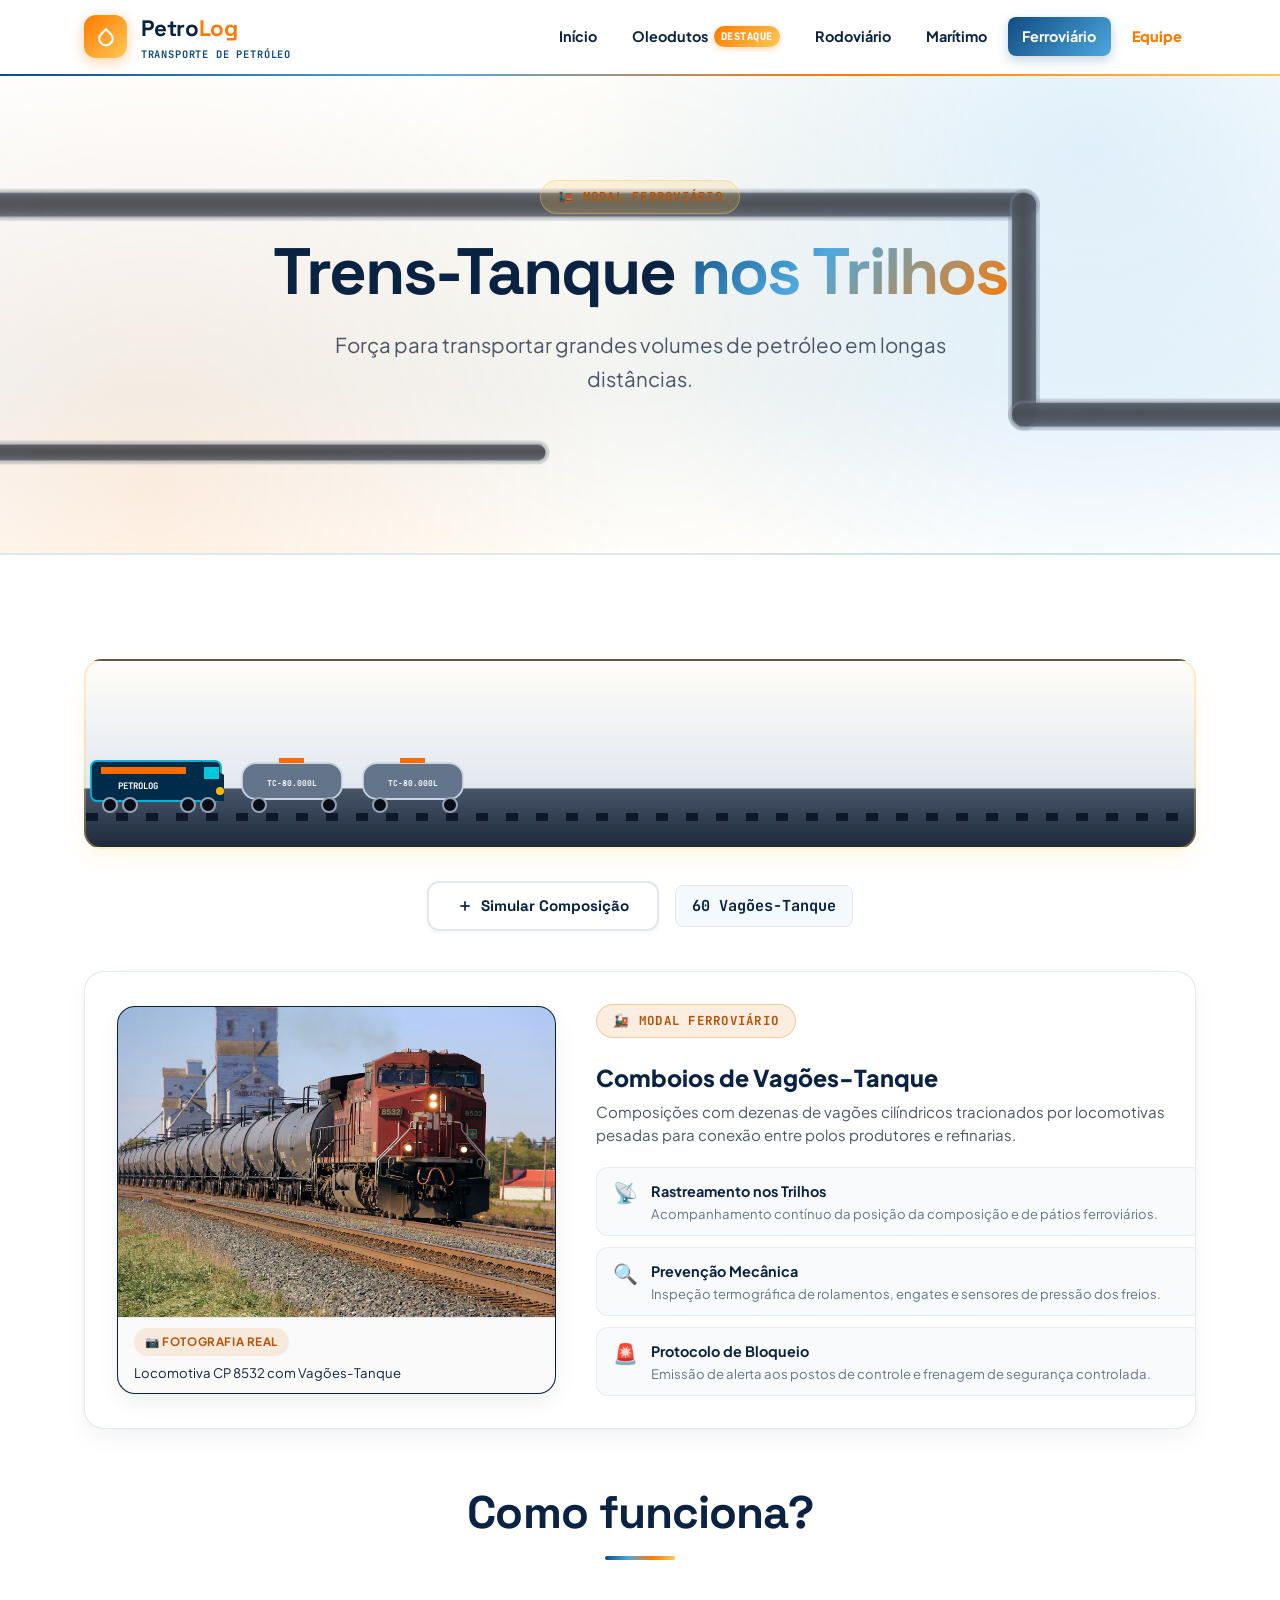
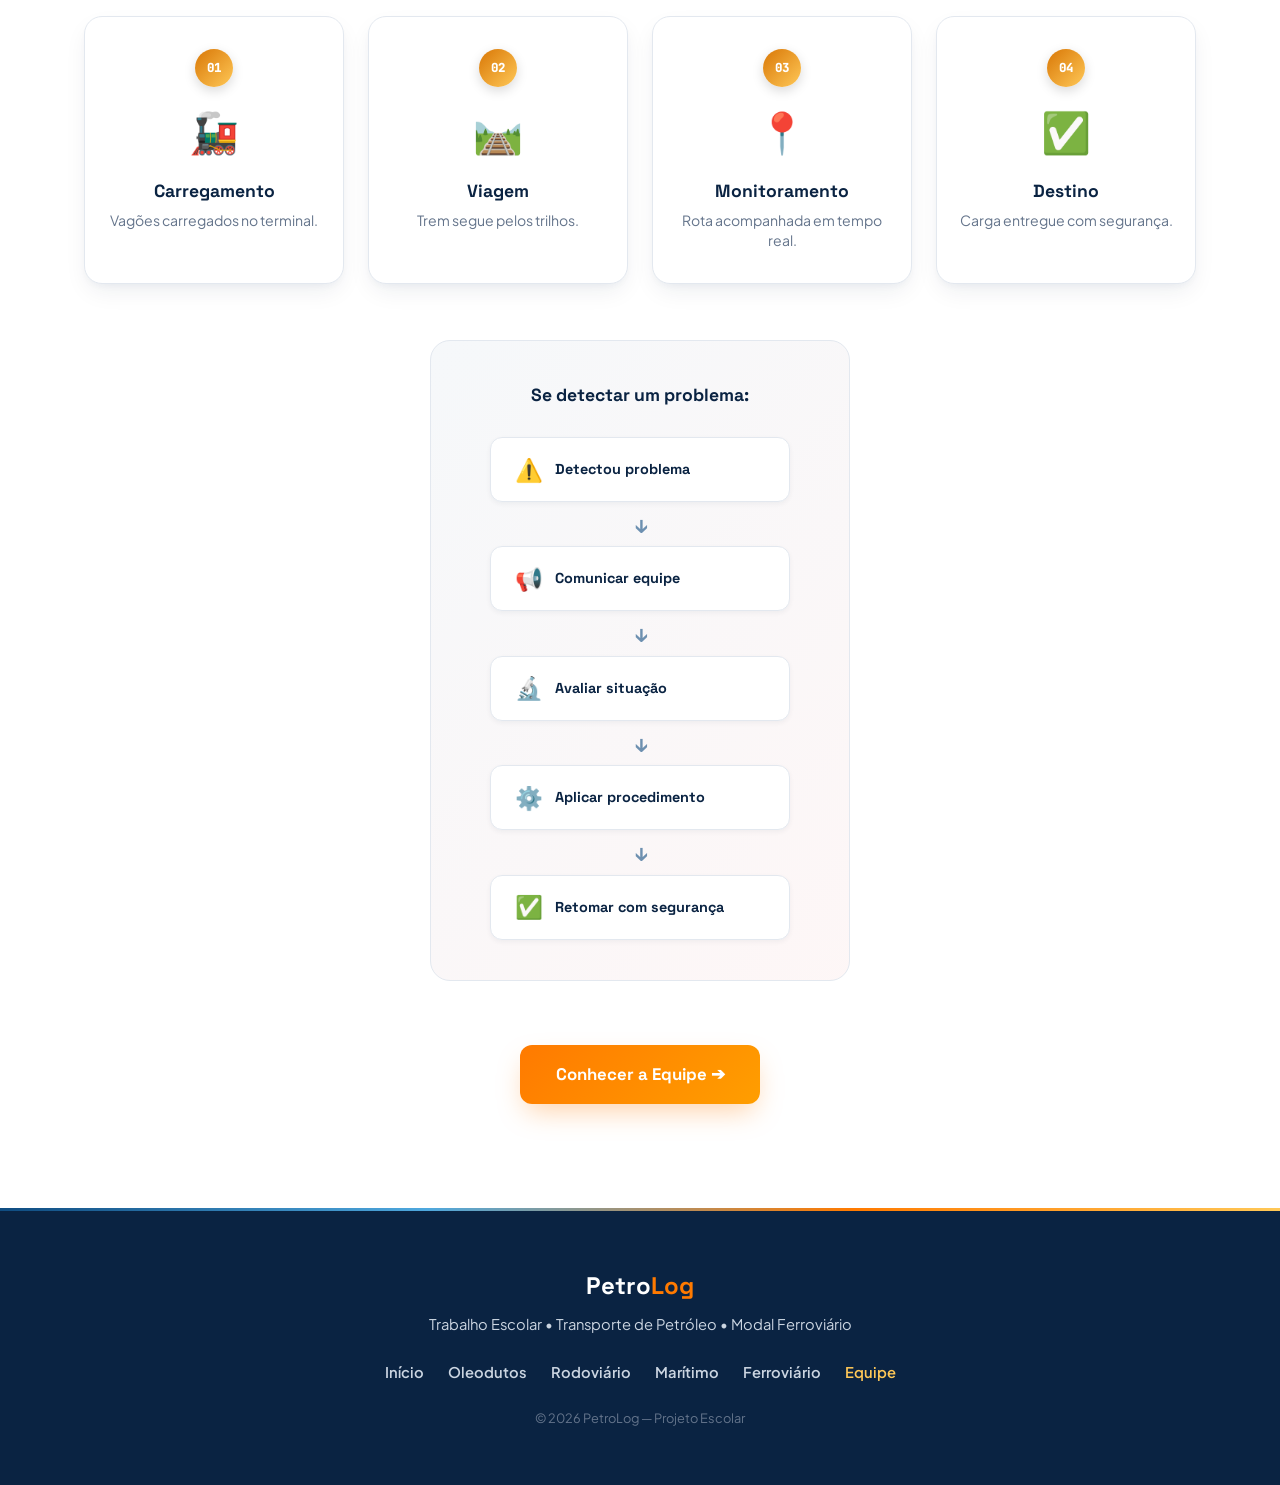
<file: ferroviario.html>
<!DOCTYPE html>
<html lang="pt-BR">
<head>
  <meta charset="UTF-8">
  <meta name="viewport" content="width=device-width, initial-scale=1.0">
  <title>Transporte Ferroviário — PetroLog | Trens-Tanque</title>
  <meta name="description" content="Modal Ferroviário da PetroLog: trens-tanque para movimentação pesada de petróleo com alta eficiência energética.">

  <!-- Fontes do Google -->
  <link rel="preconnect" href="https://fonts.googleapis.com">
  <link rel="preconnect" href="https://fonts.gstatic.com" crossorigin>
  <link href="https://fonts.googleapis.com/css2?family=JetBrains+Mono:wght@500;600;700&family=Plus+Jakarta+Sans:wght@400;500;600;700;800&family=Space+Grotesk:wght@600;700;800&display=swap" rel="stylesheet">

  <link rel="stylesheet" href="style.css">
</head>
<body>

  <header class="site-header">
    <div class="container nav-container">
      <a href="index.html" class="brand-logo">
        <div class="logo-badge">
          <svg width="20" height="20" viewBox="0 0 24 24" fill="none" stroke="currentColor" stroke-width="2.5">
            <path d="M12 2.69l5.66 5.66a8 8 0 1 1-11.31 0z"></path>
          </svg>
        </div>
        <div>
          <span class="logo-title">Petro<span>Log</span></span>
          <span class="logo-subtitle">Transporte de Petróleo</span>
        </div>
      </a>

      <nav aria-label="Navegação Principal">
        <ul class="nav-menu">
          <li><a href="index.html" class="nav-link">Início</a></li>
          <li><a href="dutoviario.html" class="nav-link">Oleodutos <span class="badge-destaque">Destaque</span></a></li>
          <li><a href="rodoviario.html" class="nav-link">Rodoviário</a></li>
          <li><a href="maritimo.html" class="nav-link">Marítimo</a></li>
          <li><a href="ferroviario.html" class="nav-link active">Ferroviário</a></li>
          <li><a href="equipe.html" class="nav-link" style="color: var(--orange-energy); font-weight: 800;">Equipe</a></li>
        </ul>
      </nav>

      <button id="mobileMenuBtn" class="mobile-btn" aria-label="Abrir Menu">
        <svg width="22" height="22" viewBox="0 0 24 24" fill="none" stroke="currentColor" stroke-width="2"><line x1="3" y1="6" x2="21" y2="6"/><line x1="3" y1="12" x2="21" y2="12"/><line x1="3" y1="18" x2="21" y2="18"/></svg>
      </button>
    </div>

    <div id="mobileDrawer" class="mobile-menu-drawer">
      <a href="index.html" class="nav-link">Início</a>
      <a href="dutoviario.html" class="nav-link">Oleodutos (Destaque)</a>
      <a href="rodoviario.html" class="nav-link">Rodoviário</a>
      <a href="maritimo.html" class="nav-link">Marítimo</a>
      <a href="ferroviario.html" class="nav-link active">Ferroviário</a>
      <a href="equipe.html" class="nav-link" style="color: var(--orange-energy); font-weight: 800;">Equipe do Projeto</a>
    </div>
  </header>

  <main>
    <!-- ========== HERO ========== -->
    <section class="hero-wrapper">
      <canvas id="pipelineCanvas"></canvas>

      <div class="container hero-content">
        <div class="eyebrow-tag" style="background: rgba(255, 200, 87, 0.18); color: #B45309; border-color: rgba(255, 200, 87, 0.4);">
          🚂 MODAL FERROVIÁRIO
        </div>

        <h1 class="hero-title">
          Trens-Tanque <span class="highlight-gradient">nos Trilhos</span>
        </h1>

        <p class="hero-subtitle">
          Força para transportar grandes volumes de petróleo em longas distâncias.
        </p>
      </div>
    </section>

    <!-- ========== ANIMAÇÃO + CONTEÚDO ========== -->
    <section class="section">
      <div class="container">
        <!-- Animação do Trem -->
        <div class="stage-rail">
          <div class="rail-track"></div>

          <div class="train-graphic">
            <!-- Locomotiva -->
            <svg width="145" height="72" viewBox="0 0 145 72" fill="none">
              <rect x="5" y="14" width="130" height="40" rx="6" fill="#002B49" stroke="#00B4D8" stroke-width="1.8"/>
              <path d="M115 14 L138 28 L138 54 L115 54 Z" fill="#002B49"/>
              <rect x="118" y="20" width="15" height="12" fill="#00F0FF" opacity="0.8"/>
              <circle cx="134" cy="44" r="4" fill="#FFB703"/>
              <rect x="15" y="20" width="85" height="7" fill="#FF6B00"/>
              <text x="32" y="42" fill="#FFFFFF" font-family="'JetBrains Mono'" font-size="9" font-weight="700">PETROLOG</text>
              <circle cx="24" cy="58" r="7" fill="#090D16" stroke="#94A3B8" stroke-width="2"/>
              <circle cx="44" cy="58" r="7" fill="#090D16" stroke="#94A3B8" stroke-width="2"/>
              <circle cx="102" cy="58" r="7" fill="#090D16" stroke="#94A3B8" stroke-width="2"/>
              <circle cx="122" cy="58" r="7" fill="#090D16" stroke="#94A3B8" stroke-width="2"/>
            </svg>

            <!-- Vagão 1 -->
            <svg width="115" height="72" viewBox="0 0 115 72" fill="none">
              <rect x="5" y="16" width="100" height="36" rx="14" fill="#64748B" stroke="#CBD5E1" stroke-width="1.8"/>
              <rect x="42" y="11" width="25" height="5" fill="#FF6B00"/>
              <text x="30" y="39" fill="#FFFFFF" font-family="'JetBrains Mono'" font-size="8" font-weight="700">TC-80.000L</text>
              <circle cx="22" cy="58" r="7" fill="#090D16" stroke="#94A3B8" stroke-width="2"/>
              <circle cx="92" cy="58" r="7" fill="#090D16" stroke="#94A3B8" stroke-width="2"/>
            </svg>

            <!-- Vagão 2 -->
            <svg width="115" height="72" viewBox="0 0 115 72" fill="none">
              <rect x="5" y="16" width="100" height="36" rx="14" fill="#64748B" stroke="#CBD5E1" stroke-width="1.8"/>
              <rect x="42" y="11" width="25" height="5" fill="#FF6B00"/>
              <text x="30" y="39" fill="#FFFFFF" font-family="'JetBrains Mono'" font-size="8" font-weight="700">TC-80.000L</text>
              <circle cx="22" cy="58" r="7" fill="#090D16" stroke="#94A3B8" stroke-width="2"/>
              <circle cx="92" cy="58" r="7" fill="#090D16" stroke="#94A3B8" stroke-width="2"/>
            </svg>
          </div>
        </div>

        <div style="text-align: center; margin-bottom: 2.5rem; display: flex; justify-content: center; gap: 1rem; align-items: center; flex-wrap: wrap;">
          <button id="addWagonBtn" class="btn btn-outline">
            <svg width="16" height="16" viewBox="0 0 24 24" fill="none" stroke="currentColor" stroke-width="2.5"><line x1="12" y1="5" x2="12" y2="19"/><line x1="5" y1="12" x2="19" y2="12"/></svg>
            Simular Composição
          </button>
          <span id="wagonCounterDisplay" style="font-family: var(--font-mono); font-size: 0.95rem; font-weight: 700; color: var(--navy-dark); background: var(--bg-soft-blue); padding: 8px 16px; border-radius: 8px; border: 1px solid var(--border-subtle);">
            60 Vagões-Tanque
          </span>
        </div>

        <!-- Composição Equilibrada: Fotografia Real (42%) + Informações ao Lado (58%) -->
        <div class="split-showcase">
          <!-- Coluna Esquerda (~42%): Fotografia Real do Trem -->
          <div class="split-media-col">
            <div class="compact-photo-card">
              <img src="images/photo-1607130754007-1a6f2c7cc7d8.avif" alt="Locomotiva puxando comboio de vagões-tanque de petróleo" class="compact-photo-img">
              <div class="compact-photo-caption">
                <span class="photo-badge gold">📷 FOTOGRAFIA REAL</span>
                <span>Locomotiva CP 8532 com Vagões-Tanque</span>
              </div>
            </div>
          </div>

          <!-- Coluna Direita (~58%): Título, Texto e Cards -->
          <div class="split-content-col">
            <div class="split-content-header">
              <span class="eyebrow-tag" style="background: rgba(217, 119, 6, 0.12); color: #B45309; border-color: rgba(217, 119, 6, 0.3);">
                🚂 MODAL FERROVIÁRIO
              </span>
              <h2 class="split-content-title">Comboios de Vagões-Tanque</h2>
              <p class="split-content-desc">
                Composições com dezenas de vagões cilíndricos tracionados por locomotivas pesadas para conexão entre polos produtores e refinarias.
              </p>
            </div>

            <!-- 3 Cards Informativos ao Lado -->
            <div class="split-cards-grid">
              <div class="split-mini-card">
                <div class="split-mini-icon" style="color: var(--petro-blue);">📡</div>
                <div class="split-mini-text">
                  <strong>Rastreamento nos Trilhos</strong>
                  <p>Acompanhamento contínuo da posição da composição e de pátios ferroviários.</p>
                </div>
              </div>

              <div class="split-mini-card">
                <div class="split-mini-icon" style="color: var(--gold-energy);">🔍</div>
                <div class="split-mini-text">
                  <strong>Prevenção Mecânica</strong>
                  <p>Inspeção termográfica de rolamentos, engates e sensores de pressão dos freios.</p>
                </div>
              </div>

              <div class="split-mini-card">
                <div class="split-mini-icon" style="color: #dc2626;">🚨</div>
                <div class="split-mini-text">
                  <strong>Protocolo de Bloqueio</strong>
                  <p>Emissão de alerta aos postos de controle e frenagem de segurança controlada.</p>
                </div>
              </div>
            </div>
          </div>
        </div>

        <!-- ========== COMO FUNCIONA? — 4 ETAPAS ========== -->
        <div class="section-header">
          <h2 class="section-title">Como funciona?</h2>
          <div class="gradient-bar"></div>
        </div>

        <div class="visual-process-grid">
          <div class="visual-process-step">
            <div class="process-step-number" style="background: linear-gradient(135deg, #D97706, var(--gold-energy));">01</div>
            <div class="process-step-emoji">🚂</div>
            <h3>Carregamento</h3>
            <p>Vagões carregados no terminal.</p>
          </div>

          <div class="visual-process-step">
            <div class="process-step-number" style="background: linear-gradient(135deg, #D97706, var(--gold-energy));">02</div>
            <div class="process-step-emoji">🛤️</div>
            <h3>Viagem</h3>
            <p>Trem segue pelos trilhos.</p>
          </div>

          <div class="visual-process-step">
            <div class="process-step-number" style="background: linear-gradient(135deg, #D97706, var(--gold-energy));">03</div>
            <div class="process-step-emoji">📍</div>
            <h3>Monitoramento</h3>
            <p>Rota acompanhada em tempo real.</p>
          </div>

          <div class="visual-process-step">
            <div class="process-step-number" style="background: linear-gradient(135deg, #D97706, var(--gold-energy));">04</div>
            <div class="process-step-emoji">✅</div>
            <h3>Destino</h3>
            <p>Carga entregue com segurança.</p>
          </div>
        </div>

        <!-- ========== FLUXO DE PROBLEMA ========== -->
        <div class="problem-flow" style="margin-top: 3.5rem;">
          <h3 class="problem-flow-title">Se detectar um problema:</h3>
          <div class="problem-flow-steps">
            <div class="problem-flow-step">
              <span class="problem-flow-icon">⚠️</span>
              <span>Detectou problema</span>
            </div>
            <div class="problem-flow-arrow">↓</div>
            <div class="problem-flow-step">
              <span class="problem-flow-icon">📢</span>
              <span>Comunicar equipe</span>
            </div>
            <div class="problem-flow-arrow">↓</div>
            <div class="problem-flow-step">
              <span class="problem-flow-icon">🔬</span>
              <span>Avaliar situação</span>
            </div>
            <div class="problem-flow-arrow">↓</div>
            <div class="problem-flow-step">
              <span class="problem-flow-icon">⚙️</span>
              <span>Aplicar procedimento</span>
            </div>
            <div class="problem-flow-arrow">↓</div>
            <div class="problem-flow-step">
              <span class="problem-flow-icon">✅</span>
              <span>Retomar com segurança</span>
            </div>
          </div>
        </div>

        <div style="text-align: center; margin-top: 4rem;">
          <a href="equipe.html" class="btn btn-orange btn-lg">
            Conhecer a Equipe ➔
          </a>
        </div>
      </div>
    </section>
  </main>

  <footer class="site-footer">
    <div class="container">
      <div class="footer-brand">Petro<span>Log</span></div>
      <p class="footer-text">Trabalho Escolar • Transporte de Petróleo • Modal Ferroviário</p>
      <div class="footer-nav">
        <a href="index.html">Início</a>
        <a href="dutoviario.html">Oleodutos</a>
        <a href="rodoviario.html">Rodoviário</a>
        <a href="maritimo.html">Marítimo</a>
        <a href="ferroviario.html">Ferroviário</a>
        <a href="equipe.html" style="color: var(--gold-energy);">Equipe</a>
      </div>
      <div class="footer-copyright">© 2026 PetroLog — Projeto Escolar</div>
    </div>
  </footer>

  <script src="script.js"></script>
</body>
</html>
</file>
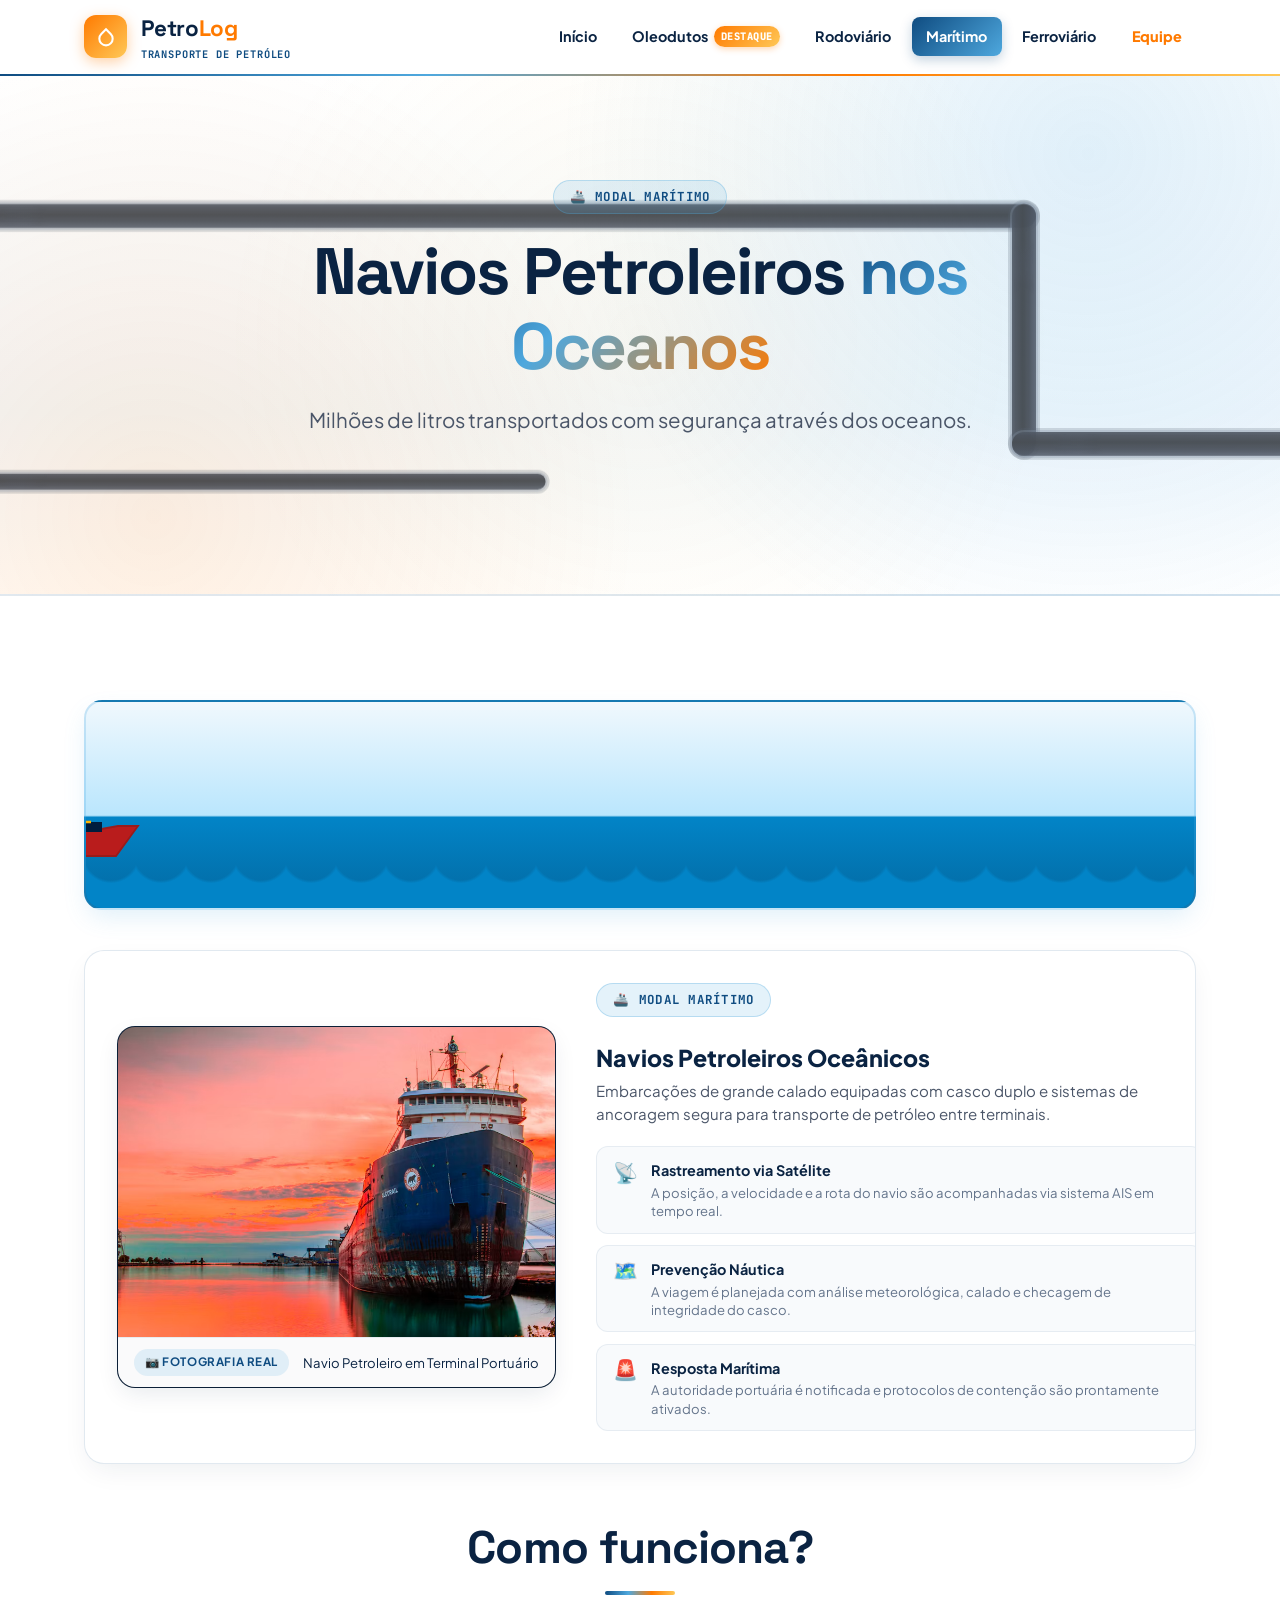
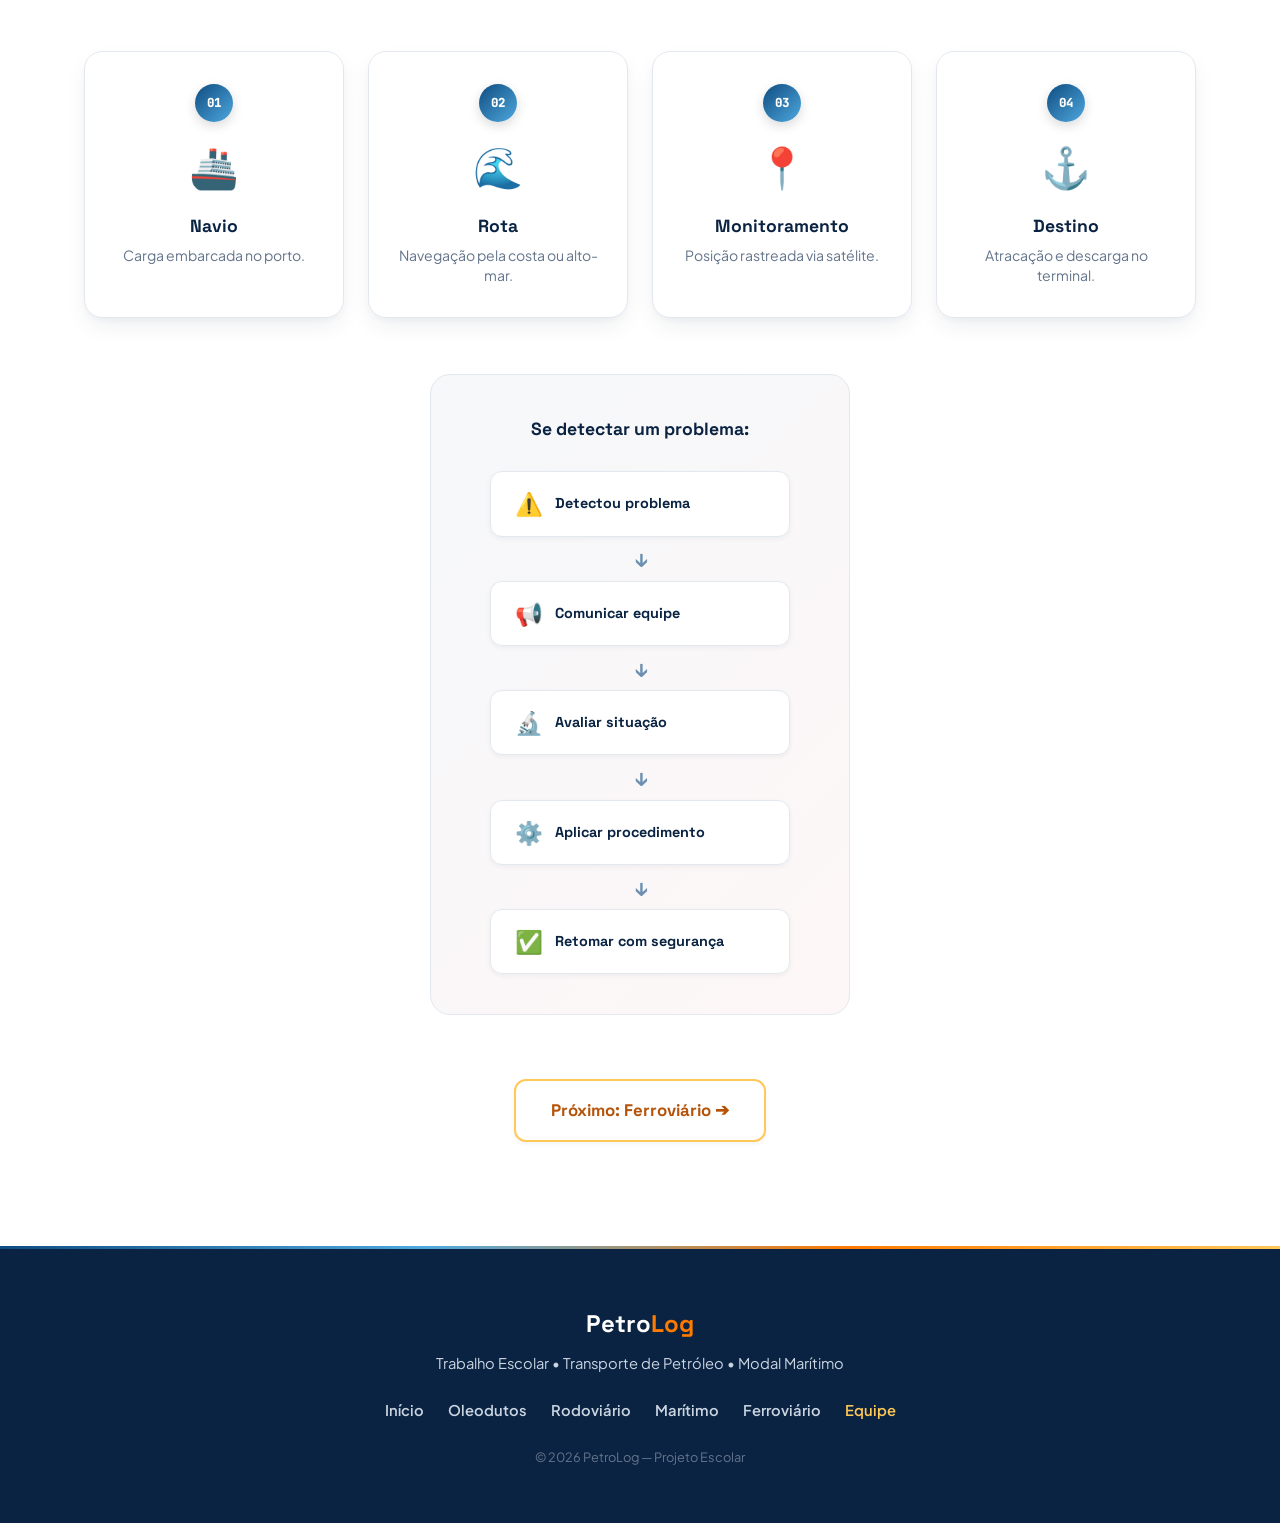
<file: maritimo.html>
<!DOCTYPE html>
<html lang="pt-BR">
<head>
  <meta charset="UTF-8">
  <meta name="viewport" content="width=device-width, initial-scale=1.0">
  <title>Transporte Marítimo — PetroLog | Navios Petroleiros</title>
  <meta name="description" content="Modal Marítimo da PetroLog: navios petroleiros navegando pelos oceanos e cabotagem costeira com casco duplo.">

  <!-- Fontes do Google -->
  <link rel="preconnect" href="https://fonts.googleapis.com">
  <link rel="preconnect" href="https://fonts.gstatic.com" crossorigin>
  <link href="https://fonts.googleapis.com/css2?family=JetBrains+Mono:wght@500;600;700&family=Plus+Jakarta+Sans:wght@400;500;600;700;800&family=Space+Grotesk:wght@600;700;800&display=swap" rel="stylesheet">

  <link rel="stylesheet" href="style.css">
</head>
<body>

  <header class="site-header">
    <div class="container nav-container">
      <a href="index.html" class="brand-logo">
        <div class="logo-badge">
          <svg width="20" height="20" viewBox="0 0 24 24" fill="none" stroke="currentColor" stroke-width="2.5">
            <path d="M12 2.69l5.66 5.66a8 8 0 1 1-11.31 0z"></path>
          </svg>
        </div>
        <div>
          <span class="logo-title">Petro<span>Log</span></span>
          <span class="logo-subtitle">Transporte de Petróleo</span>
        </div>
      </a>

      <nav aria-label="Navegação Principal">
        <ul class="nav-menu">
          <li><a href="index.html" class="nav-link">Início</a></li>
          <li><a href="dutoviario.html" class="nav-link">Oleodutos <span class="badge-destaque">Destaque</span></a></li>
          <li><a href="rodoviario.html" class="nav-link">Rodoviário</a></li>
          <li><a href="maritimo.html" class="nav-link active">Marítimo</a></li>
          <li><a href="ferroviario.html" class="nav-link">Ferroviário</a></li>
          <li><a href="equipe.html" class="nav-link" style="color: var(--orange-energy); font-weight: 800;">Equipe</a></li>
        </ul>
      </nav>

      <button id="mobileMenuBtn" class="mobile-btn" aria-label="Abrir Menu">
        <svg width="22" height="22" viewBox="0 0 24 24" fill="none" stroke="currentColor" stroke-width="2"><line x1="3" y1="6" x2="21" y2="6"/><line x1="3" y1="12" x2="21" y2="12"/><line x1="3" y1="18" x2="21" y2="18"/></svg>
      </button>
    </div>

    <div id="mobileDrawer" class="mobile-menu-drawer">
      <a href="index.html" class="nav-link">Início</a>
      <a href="dutoviario.html" class="nav-link">Oleodutos (Destaque)</a>
      <a href="rodoviario.html" class="nav-link">Rodoviário</a>
      <a href="maritimo.html" class="nav-link active">Marítimo</a>
      <a href="ferroviario.html" class="nav-link">Ferroviário</a>
      <a href="equipe.html" class="nav-link" style="color: var(--orange-energy); font-weight: 800;">Equipe do Projeto</a>
    </div>
  </header>

  <main>
    <!-- ========== HERO ========== -->
    <section class="hero-wrapper">
      <canvas id="pipelineCanvas"></canvas>

      <div class="container hero-content">
        <div class="eyebrow-tag" style="background: rgba(78, 168, 222, 0.14); color: var(--petro-blue); border-color: rgba(78, 168, 222, 0.3);">
          🚢 MODAL MARÍTIMO
        </div>

        <h1 class="hero-title">
          Navios Petroleiros <span class="highlight-gradient">nos Oceanos</span>
        </h1>

        <p class="hero-subtitle">
          Milhões de litros transportados com segurança através dos oceanos.
        </p>
      </div>
    </section>

    <!-- ========== ANIMAÇÃO + CONTEÚDO ========== -->
    <section class="section">
      <div class="container">
        <!-- Animação do Navio -->
        <div class="stage-sea">
          <div class="gentle-wave"></div>

          <div class="ship-graphic">
            <svg width="260" height="90" viewBox="0 0 260 90" fill="none">
              <!-- Casco -->
              <path d="M12 65 L40 76 L230 76 L252 46 L232 46 L210 50 L20 50 Z" fill="#B91C1C" stroke="#991B1B" stroke-width="1.8"/>
              <rect x="36" y="42" width="180" height="10" fill="#001D3D"/>
              <line x1="45" y1="42" x2="205" y2="42" stroke="#FFB703" stroke-width="2.5"/>

              <!-- Cabine e Chaminé -->
              <rect x="42" y="18" width="32" height="24" fill="#FFFFFF" stroke="#CBD5E1" stroke-width="1.5"/>
              <rect x="46" y="24" width="24" height="4" fill="#00B4D8"/>
              <rect x="50" y="8" width="10" height="10" fill="#FF6B00"/>
              <line x1="55" y1="8" x2="55" y2="2" stroke="#475569" stroke-width="1.8"/>
            </svg>
          </div>
        </div>

        <!-- Composição Equilibrada: Fotografia Real (42%) + Informações ao Lado (58%) -->
        <div class="split-showcase">
          <!-- Coluna Esquerda (~42%): Fotografia Real do Navio -->
          <div class="split-media-col">
            <div class="compact-photo-card">
              <img src="images/photo-1530890448995-4d82724f702c.avif" alt="Navio petroleiro real atracado em cais portuário ao entardecer" class="compact-photo-img">
              <div class="compact-photo-caption">
                <span class="photo-badge sky">📷 FOTOGRAFIA REAL</span>
                <span>Navio Petroleiro em Terminal Portuário</span>
              </div>
            </div>
          </div>

          <!-- Coluna Direita (~58%): Título, Texto e Cards -->
          <div class="split-content-col">
            <div class="split-content-header">
              <span class="eyebrow-tag" style="background: rgba(78, 168, 222, 0.15); color: var(--petro-blue); border-color: rgba(78, 168, 222, 0.3);">
                🚢 MODAL MARÍTIMO
              </span>
              <h2 class="split-content-title">Navios Petroleiros Oceânicos</h2>
              <p class="split-content-desc">
                Embarcações de grande calado equipadas com casco duplo e sistemas de ancoragem segura para transporte de petróleo entre terminais.
              </p>
            </div>

            <!-- 3 Cards Informativos ao Lado -->
            <div class="split-cards-grid">
              <div class="split-mini-card">
                <div class="split-mini-icon" style="color: var(--petro-blue);">📡</div>
                <div class="split-mini-text">
                  <strong>Rastreamento via Satélite</strong>
                  <p>A posição, a velocidade e a rota do navio são acompanhadas via sistema AIS em tempo real.</p>
                </div>
              </div>

              <div class="split-mini-card">
                <div class="split-mini-icon" style="color: var(--sky-blue);">🗺️</div>
                <div class="split-mini-text">
                  <strong>Prevenção Náutica</strong>
                  <p>A viagem é planejada com análise meteorológica, calado e checagem de integridade do casco.</p>
                </div>
              </div>

              <div class="split-mini-card">
                <div class="split-mini-icon" style="color: #dc2626;">🚨</div>
                <div class="split-mini-text">
                  <strong>Resposta Marítima</strong>
                  <p>A autoridade portuária é notificada e protocolos de contenção são prontamente ativados.</p>
                </div>
              </div>
            </div>
          </div>
        </div>

        <!-- ========== COMO FUNCIONA? — 4 ETAPAS ========== -->
        <div class="section-header" style="margin-top: 3.5rem;">
          <h2 class="section-title">Como funciona?</h2>
          <div class="gradient-bar"></div>
        </div>

        <div class="visual-process-grid">
          <div class="visual-process-step">
            <div class="process-step-number" style="background: linear-gradient(135deg, var(--petro-blue), var(--sky-blue));">01</div>
            <div class="process-step-emoji">🚢</div>
            <h3>Navio</h3>
            <p>Carga embarcada no porto.</p>
          </div>

          <div class="visual-process-step">
            <div class="process-step-number" style="background: linear-gradient(135deg, var(--petro-blue), var(--sky-blue));">02</div>
            <div class="process-step-emoji">🌊</div>
            <h3>Rota</h3>
            <p>Navegação pela costa ou alto-mar.</p>
          </div>

          <div class="visual-process-step">
            <div class="process-step-number" style="background: linear-gradient(135deg, var(--petro-blue), var(--sky-blue));">03</div>
            <div class="process-step-emoji">📍</div>
            <h3>Monitoramento</h3>
            <p>Posição rastreada via satélite.</p>
          </div>

          <div class="visual-process-step">
            <div class="process-step-number" style="background: linear-gradient(135deg, var(--petro-blue), var(--sky-blue));">04</div>
            <div class="process-step-emoji">⚓</div>
            <h3>Destino</h3>
            <p>Atracação e descarga no terminal.</p>
          </div>
        </div>

        <!-- ========== FLUXO DE PROBLEMA ========== -->
        <div class="problem-flow" style="margin-top: 3.5rem;">
          <h3 class="problem-flow-title">Se detectar um problema:</h3>
          <div class="problem-flow-steps">
            <div class="problem-flow-step">
              <span class="problem-flow-icon">⚠️</span>
              <span>Detectou problema</span>
            </div>
            <div class="problem-flow-arrow">↓</div>
            <div class="problem-flow-step">
              <span class="problem-flow-icon">📢</span>
              <span>Comunicar equipe</span>
            </div>
            <div class="problem-flow-arrow">↓</div>
            <div class="problem-flow-step">
              <span class="problem-flow-icon">🔬</span>
              <span>Avaliar situação</span>
            </div>
            <div class="problem-flow-arrow">↓</div>
            <div class="problem-flow-step">
              <span class="problem-flow-icon">⚙️</span>
              <span>Aplicar procedimento</span>
            </div>
            <div class="problem-flow-arrow">↓</div>
            <div class="problem-flow-step">
              <span class="problem-flow-icon">✅</span>
              <span>Retomar com segurança</span>
            </div>
          </div>
        </div>

        <div style="text-align: center; margin-top: 4rem;">
          <a href="ferroviario.html" class="btn btn-outline-custom btn-lg" style="border-color: var(--gold-energy); color: #b45309;">
            Próximo: Ferroviário ➔
          </a>
        </div>
      </div>
    </section>
  </main>

  <footer class="site-footer">
    <div class="container">
      <div class="footer-brand">Petro<span>Log</span></div>
      <p class="footer-text">Trabalho Escolar • Transporte de Petróleo • Modal Marítimo</p>
      <div class="footer-nav">
        <a href="index.html">Início</a>
        <a href="dutoviario.html">Oleodutos</a>
        <a href="rodoviario.html">Rodoviário</a>
        <a href="maritimo.html">Marítimo</a>
        <a href="ferroviario.html">Ferroviário</a>
        <a href="equipe.html" style="color: var(--gold-energy);">Equipe</a>
      </div>
      <div class="footer-copyright">© 2026 PetroLog — Projeto Escolar</div>
    </div>
  </footer>

  <script src="script.js"></script>
</body>
</html>
</file>
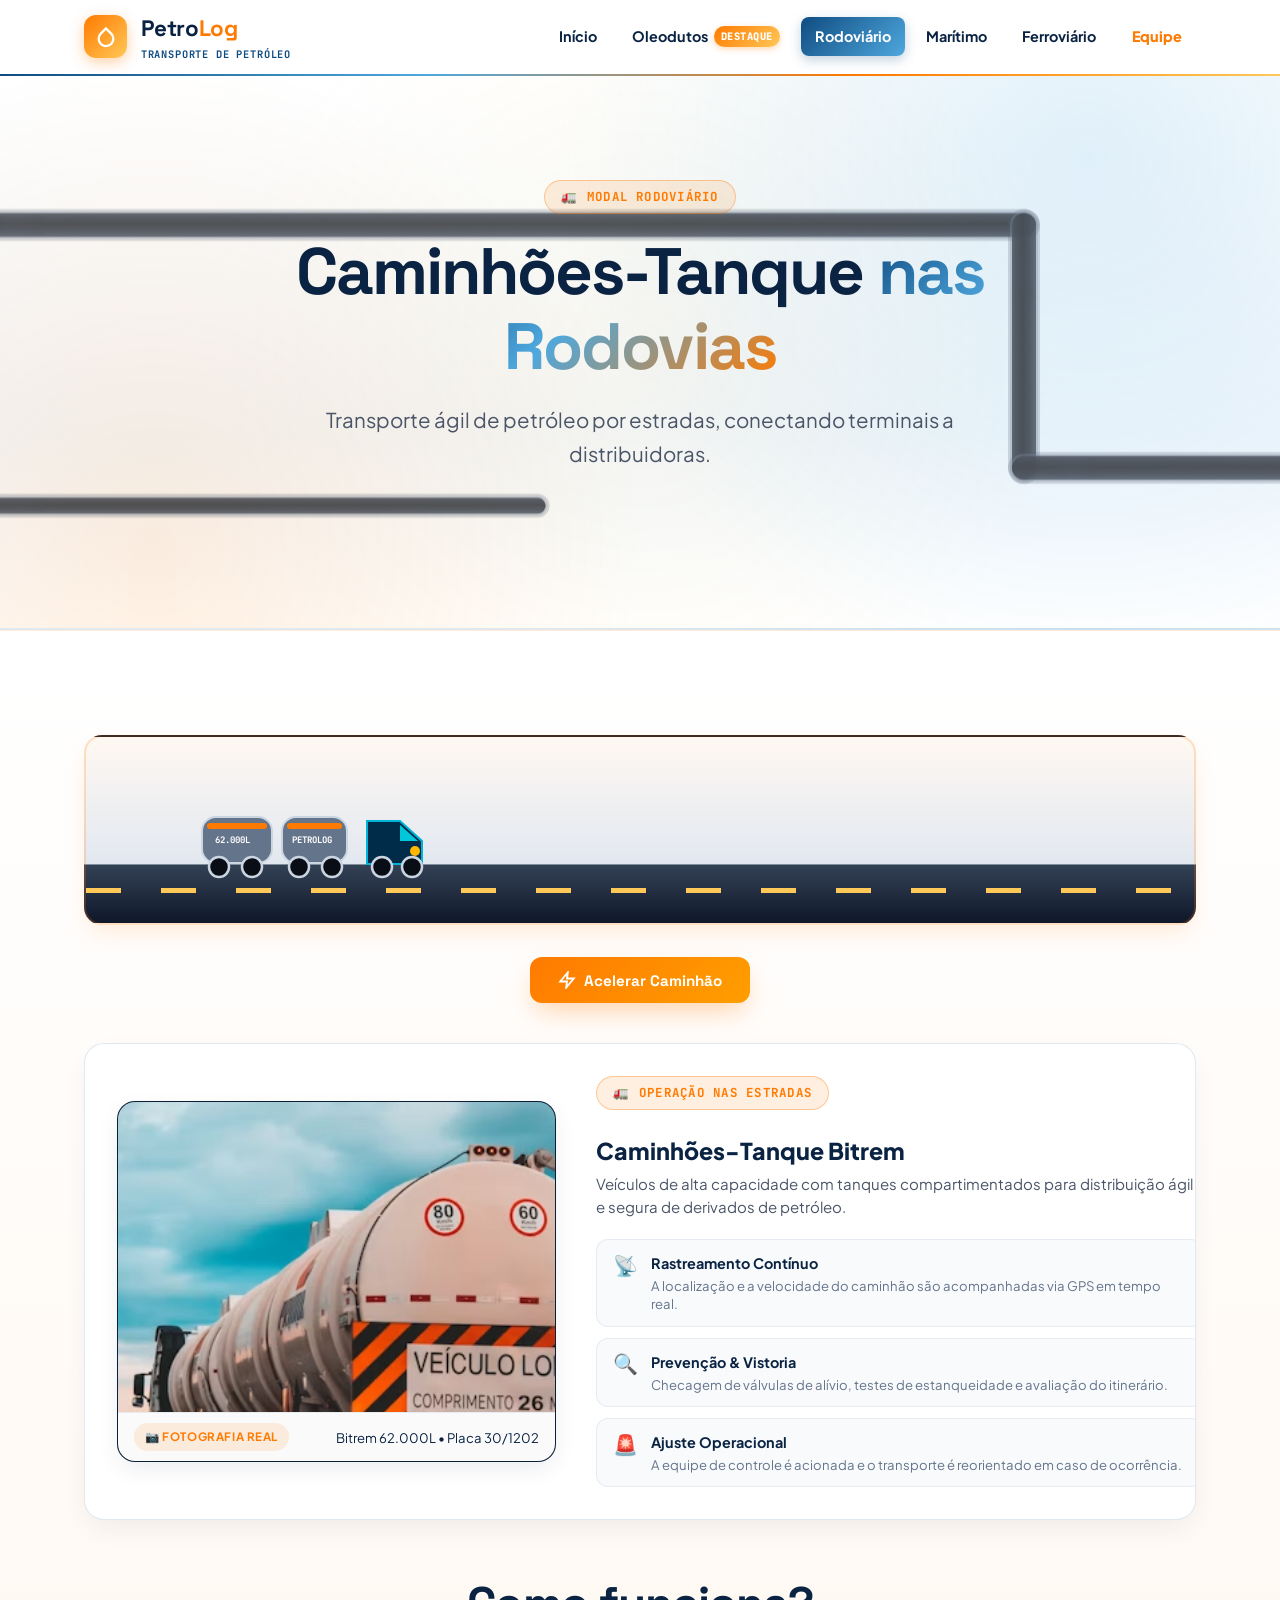
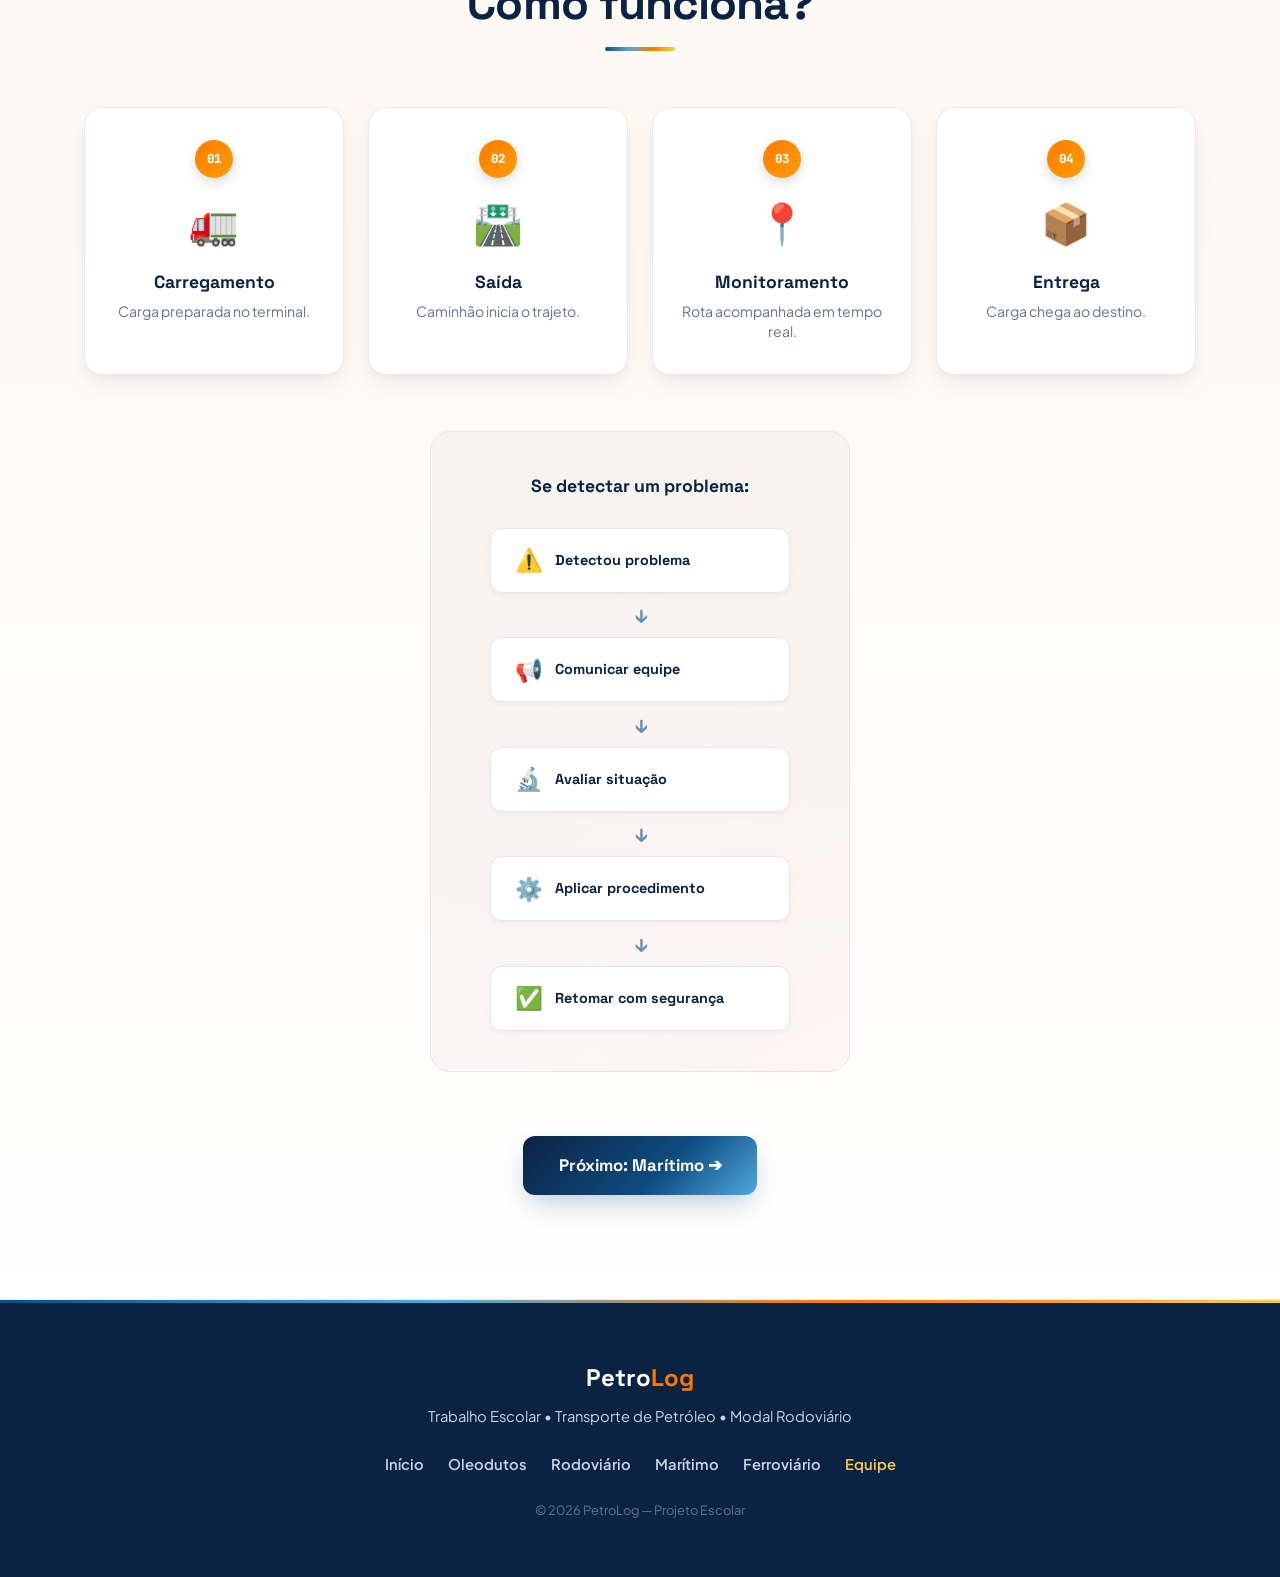
<file: rodoviario.html>
<!DOCTYPE html>
<html lang="pt-BR">
<head>
  <meta charset="UTF-8">
  <meta name="viewport" content="width=device-width, initial-scale=1.0">
  <title>Transporte Rodoviário — PetroLog | Caminhões-Tanque</title>
  <meta name="description" content="Modal Rodoviário da PetroLog: caminhões-tanque modernos para transporte ágil e seguro de petróleo pelas rodovias.">

  <!-- Fontes do Google -->
  <link rel="preconnect" href="https://fonts.googleapis.com">
  <link rel="preconnect" href="https://fonts.gstatic.com" crossorigin>
  <link href="https://fonts.googleapis.com/css2?family=JetBrains+Mono:wght@500;600;700&family=Plus+Jakarta+Sans:wght@400;500;600;700;800&family=Space+Grotesk:wght@600;700;800&display=swap" rel="stylesheet">

  <link rel="stylesheet" href="style.css">
</head>
<body>

  <header class="site-header">
    <div class="container nav-container">
      <a href="index.html" class="brand-logo">
        <div class="logo-badge">
          <svg width="22" height="22" viewBox="0 0 24 24" fill="none" stroke="currentColor" stroke-width="2.5">
            <path d="M12 2.69l5.66 5.66a8 8 0 1 1-11.31 0z"></path>
          </svg>
        </div>
        <div>
          <span class="logo-title">Petro<span>Log</span></span>
          <span class="logo-subtitle">Transporte de Petróleo</span>
        </div>
      </a>

      <nav aria-label="Navegação Principal">
        <ul class="nav-menu">
          <li><a href="index.html" class="nav-link">Início</a></li>
          <li><a href="dutoviario.html" class="nav-link">Oleodutos <span class="badge-destaque">Destaque</span></a></li>
          <li><a href="rodoviario.html" class="nav-link active">Rodoviário</a></li>
          <li><a href="maritimo.html" class="nav-link">Marítimo</a></li>
          <li><a href="ferroviario.html" class="nav-link">Ferroviário</a></li>
          <li><a href="equipe.html" class="nav-link" style="color: var(--orange-energy); font-weight: 800;">Equipe</a></li>
        </ul>
      </nav>

      <button id="mobileMenuBtn" class="mobile-btn" aria-label="Abrir Menu">
        <svg width="24" height="24" viewBox="0 0 24 24" fill="none" stroke="currentColor" stroke-width="2"><line x1="3" y1="6" x2="21" y2="6"/><line x1="3" y1="12" x2="21" y2="12"/><line x1="3" y1="18" x2="21" y2="18"/></svg>
      </button>
    </div>

    <div id="mobileDrawer" class="mobile-menu-drawer">
      <a href="index.html" class="nav-link">Início</a>
      <a href="dutoviario.html" class="nav-link">Oleodutos (Destaque)</a>
      <a href="rodoviario.html" class="nav-link active">Rodoviário</a>
      <a href="maritimo.html" class="nav-link">Marítimo</a>
      <a href="ferroviario.html" class="nav-link">Ferroviário</a>
      <a href="equipe.html" class="nav-link" style="color: var(--orange-energy); font-weight: 800;">Equipe do Projeto</a>
    </div>
  </header>

  <main>
    <!-- ========== HERO ========== -->
    <section class="hero-wrapper">
      <canvas id="pipelineCanvas"></canvas>

      <div class="container hero-content">
        <div class="eyebrow-tag" style="background: rgba(255, 122, 0, 0.12); color: var(--orange-energy); border-color: rgba(255, 122, 0, 0.35);">
          🚛 MODAL RODOVIÁRIO
        </div>

        <h1 class="hero-title">
          Caminhões-Tanque <span class="highlight-gradient">nas Rodovias</span>
        </h1>

        <p class="hero-subtitle">
          Transporte ágil de petróleo por estradas, conectando terminais a distribuidoras.
        </p>
      </div>
    </section>

    <!-- ========== ANIMAÇÃO DO CAMINHÃO ========== -->
    <section class="section section-alt-warm">
      <div class="container">
        <div class="stage-highway">
          <div class="dashes-lane"></div>

          <!-- Caminhão corrigido: cabine à ESQUERDA, tanque à DIREITA, virado para a DIREITA (para frente) -->
          <div class="truck-graphic" style="transform: scaleX(1);">
            <svg width="240" height="95" viewBox="0 0 240 95" fill="none">
              <!-- Tanque 2 (traseiro) -->
              <rect x="5" y="18" width="70" height="46" rx="14" fill="#64748B" stroke="#CBD5E1" stroke-width="2"/>
              <rect x="10" y="24" width="60" height="6" rx="3" fill="#FF7A00"/>
              <text x="18" y="44" fill="#FFFFFF" font-family="'JetBrains Mono'" font-size="9" font-weight="700">62.000L</text>

              <!-- Tanque 1 (meio) -->
              <rect x="85" y="18" width="65" height="46" rx="14" fill="#64748B" stroke="#CBD5E1" stroke-width="2"/>
              <rect x="90" y="24" width="55" height="6" rx="3" fill="#FF7A00"/>
              <text x="95" y="44" fill="#FFFFFF" font-family="'JetBrains Mono'" font-size="9" font-weight="700">PETROLOG</text>

              <!-- Cabine (direita = frente do caminhão) -->
              <path d="M170 65 L170 22 L203 22 L225 42 L225 65 Z" fill="#002B49" stroke="#00B4D8" stroke-width="2"/>
              <!-- Para-brisa -->
              <path d="M203 26 L221 42 L203 42 Z" fill="#00F0FF" opacity="0.8"/>
              <!-- Farol -->
              <circle cx="218" cy="52" r="5" fill="#FFB703"/>

              <!-- Rodas -->
              <circle cx="22" cy="68" r="10" fill="#090D16" stroke="#CBD5E1" stroke-width="2.5"/>
              <circle cx="55" cy="68" r="10" fill="#090D16" stroke="#CBD5E1" stroke-width="2.5"/>
              <circle cx="102" cy="68" r="10" fill="#090D16" stroke="#CBD5E1" stroke-width="2.5"/>
              <circle cx="135" cy="68" r="10" fill="#090D16" stroke="#CBD5E1" stroke-width="2.5"/>
              <circle cx="185" cy="68" r="10" fill="#090D16" stroke="#CBD5E1" stroke-width="2.5"/>
              <circle cx="215" cy="68" r="10" fill="#090D16" stroke="#CBD5E1" stroke-width="2.5"/>
            </svg>
          </div>
        </div>

        <div style="text-align: center; margin-bottom: 2.5rem;">
          <button id="boostTruckBtn" class="btn btn-orange">
            <svg width="18" height="18" viewBox="0 0 24 24" fill="none" stroke="currentColor" stroke-width="2.5"><polygon points="13 2 3 14 12 14 11 22 21 10 12 10 13 2"/></svg>
            Acelerar Caminhão
          </button>
        </div>

        <!-- Composição Equilibrada: Fotografia Real (42%) + Informações ao Lado (58%) -->
        <div class="split-showcase">
          <!-- Coluna Esquerda (~42%): Fotografia Real do Caminhão -->
          <div class="split-media-col">
            <div class="compact-photo-card">
              <img src="images/photo-1549909226-2f7fcd960d6e.avif" alt="Caminhão-tanque bitrem em operação rodoviária" class="compact-photo-img photo-truck">
              <div class="compact-photo-caption">
                <span class="photo-badge orange">📷 FOTOGRAFIA REAL</span>
                <span>Bitrem 62.000L • Placa 30/1202</span>
              </div>
            </div>
          </div>

          <!-- Coluna Direita (~58%): Título, Texto e Cards -->
          <div class="split-content-col">
            <div class="split-content-header">
              <span class="eyebrow-tag" style="background: rgba(255, 122, 0, 0.12); color: var(--orange-energy); border-color: rgba(255, 122, 0, 0.35);">
                🚛 OPERAÇÃO NAS ESTRADAS
              </span>
              <h2 class="split-content-title">Caminhões-Tanque Bitrem</h2>
              <p class="split-content-desc">
                Veículos de alta capacidade com tanques compartimentados para distribuição ágil e segura de derivados de petróleo.
              </p>
            </div>

            <!-- 3 Cards Informativos ao Lado -->
            <div class="split-cards-grid">
              <div class="split-mini-card">
                <div class="split-mini-icon" style="color: var(--petro-blue);">📡</div>
                <div class="split-mini-text">
                  <strong>Rastreamento Contínuo</strong>
                  <p>A localização e a velocidade do caminhão são acompanhadas via GPS em tempo real.</p>
                </div>
              </div>

              <div class="split-mini-card">
                <div class="split-mini-icon" style="color: var(--orange-energy);">🔍</div>
                <div class="split-mini-text">
                  <strong>Prevenção & Vistoria</strong>
                  <p>Checagem de válvulas de alívio, testes de estanqueidade e avaliação do itinerário.</p>
                </div>
              </div>

              <div class="split-mini-card">
                <div class="split-mini-icon" style="color: #dc2626;">🚨</div>
                <div class="split-mini-text">
                  <strong>Ajuste Operacional</strong>
                  <p>A equipe de controle é acionada e o transporte é reorientado em caso de ocorrência.</p>
                </div>
              </div>
            </div>
          </div>
        </div>

        <!-- ========== COMO FUNCIONA? — 4 ETAPAS ========== -->
        <div class="section-header">
          <h2 class="section-title">Como funciona?</h2>
          <div class="gradient-bar"></div>
        </div>

        <div class="visual-process-grid">
          <div class="visual-process-step">
            <div class="process-step-number" style="background: linear-gradient(135deg, var(--orange-energy), #FF9E00);">01</div>
            <div class="process-step-emoji">🚛</div>
            <h3>Carregamento</h3>
            <p>Carga preparada no terminal.</p>
          </div>

          <div class="visual-process-step">
            <div class="process-step-number" style="background: linear-gradient(135deg, var(--orange-energy), #FF9E00);">02</div>
            <div class="process-step-emoji">🛣️</div>
            <h3>Saída</h3>
            <p>Caminhão inicia o trajeto.</p>
          </div>

          <div class="visual-process-step">
            <div class="process-step-number" style="background: linear-gradient(135deg, var(--orange-energy), #FF9E00);">03</div>
            <div class="process-step-emoji">📍</div>
            <h3>Monitoramento</h3>
            <p>Rota acompanhada em tempo real.</p>
          </div>

          <div class="visual-process-step">
            <div class="process-step-number" style="background: linear-gradient(135deg, var(--orange-energy), #FF9E00);">04</div>
            <div class="process-step-emoji">📦</div>
            <h3>Entrega</h3>
            <p>Carga chega ao destino.</p>
          </div>
        </div>

        <!-- ========== FLUXO DE PROBLEMA ========== -->
        <div class="problem-flow" style="margin-top: 3.5rem;">
          <h3 class="problem-flow-title">Se detectar um problema:</h3>
          <div class="problem-flow-steps">
            <div class="problem-flow-step">
              <span class="problem-flow-icon">⚠️</span>
              <span>Detectou problema</span>
            </div>
            <div class="problem-flow-arrow">↓</div>
            <div class="problem-flow-step">
              <span class="problem-flow-icon">📢</span>
              <span>Comunicar equipe</span>
            </div>
            <div class="problem-flow-arrow">↓</div>
            <div class="problem-flow-step">
              <span class="problem-flow-icon">🔬</span>
              <span>Avaliar situação</span>
            </div>
            <div class="problem-flow-arrow">↓</div>
            <div class="problem-flow-step">
              <span class="problem-flow-icon">⚙️</span>
              <span>Aplicar procedimento</span>
            </div>
            <div class="problem-flow-arrow">↓</div>
            <div class="problem-flow-step">
              <span class="problem-flow-icon">✅</span>
              <span>Retomar com segurança</span>
            </div>
          </div>
        </div>

        <div style="text-align: center; margin-top: 4rem;">
          <a href="maritimo.html" class="btn btn-blue btn-lg">
            Próximo: Marítimo ➔
          </a>
        </div>
      </div>
    </section>
  </main>

  <footer class="site-footer">
    <div class="container">
      <div class="footer-brand">Petro<span>Log</span></div>
      <p class="footer-text">Trabalho Escolar • Transporte de Petróleo • Modal Rodoviário</p>
      <div class="footer-nav">
        <a href="index.html">Início</a>
        <a href="dutoviario.html">Oleodutos</a>
        <a href="rodoviario.html">Rodoviário</a>
        <a href="maritimo.html">Marítimo</a>
        <a href="ferroviario.html">Ferroviário</a>
        <a href="equipe.html" style="color: var(--gold-energy);">Equipe</a>
      </div>
      <div class="footer-copyright">© 2026 PetroLog — Projeto Escolar</div>
    </div>
  </footer>

  <script src="script.js"></script>
</body>
</html>
</file>
<file: style.css>
/* ==========================================================================
   PETROLOG — DESIGN VIBRANTE & MODERNO (70% VISUAL + 30% TEXTO)
   Paleta: Azul Petróleo (#0F4C81), Azul Escuro (#0A2342), Azul Claro (#4EA8DE),
   Laranja Energético (#FF7A00), Dourado (#FFC857), Cinza Metálico (#6C757D) e Branco (#FFFFFF)
   ========================================================================== */

@import url('https://fonts.googleapis.com/css2?family=Plus+Jakarta+Sans:wght@400;500;600;700;800&family=Space+Grotesk:wght@600;700;800&family=JetBrains+Mono:wght@500;600;700&display=swap');

/* ==========================================================================
   PALETA DE CORES OFICIAL
   ========================================================================== */
:root {
  /* Cores Principais Solicitadas */
  --petro-blue: #0F4C81;      /* Azul Petróleo */
  --navy-dark: #0A2342;       /* Azul Escuro */
  --sky-blue: #4EA8DE;        /* Azul Claro */
  --orange-energy: #FF7A00;   /* Laranja Energético */
  --gold-energy: #FFC857;     /* Dourado */
  --metallic-gray: #6C757D;   /* Cinza Metálico */
  --white: #FFFFFF;           /* Branco */

  /* Cores de Fundo Neutras e Arejadas */
  --bg-page: #FFFFFF;
  --bg-soft-blue: #F4F9FD;
  --bg-soft-orange: #FFF8F2;
  --border-subtle: #E3E8EF;

  /* Petróleo Preto nos Tubos */
  --oil-black: #090D16;

  /* Tipografia */
  --font-heading: 'Space Grotesk', -apple-system, sans-serif;
  --font-body: 'Plus Jakarta Sans', -apple-system, sans-serif;
  --font-mono: 'JetBrains Mono', monospace;

  /* Sombras Modernas com Brilho Colorido Sutil */
  --shadow-sm: 0 2px 5px rgba(10, 35, 66, 0.05);
  --shadow-card: 0 10px 25px -4px rgba(10, 35, 66, 0.08), 0 4px 10px -2px rgba(15, 76, 129, 0.05);
  --shadow-orange: 0 12px 28px -6px rgba(255, 122, 0, 0.35);
  --shadow-blue: 0 12px 28px -6px rgba(15, 76, 129, 0.3);
  --shadow-sky: 0 12px 28px -6px rgba(78, 168, 222, 0.35);
  --shadow-gold: 0 12px 28px -6px rgba(255, 200, 87, 0.4);

  /* Transição */
  --transition: 0.28s cubic-bezier(0.16, 1, 0.3, 1);
}

/* ==========================================================================
   RESET & FUNDOS
   ========================================================================== */
*, *::before, *::after {
  box-sizing: border-box;
  margin: 0;
  padding: 0;
}

html {
  scroll-behavior: smooth;
  font-size: 16px;
}

body {
  font-family: var(--font-body);
  background-color: var(--bg-page);
  color: var(--navy-dark);
  line-height: 1.6;
  overflow-x: hidden;
  position: relative;
  -webkit-font-smoothing: antialiased;
}

/* ==========================================================================
   CANVAS DE OLEODUTO INDUSTRIAL COM ÓLEO PRETO EM MOVIMENTO
   ========================================================================== */
#pipelineCanvas {
  position: absolute;
  top: 0;
  left: 0;
  width: 100%;
  height: 100%;
  pointer-events: none;
  z-index: 1;
  opacity: 0.7;
}

/* Hero Wrapper com Gradiente de Branco para Azul Suave e Toque Quente */
.hero-wrapper {
  position: relative;
  overflow: hidden;
  background: radial-gradient(circle at 85% 15%, rgba(78, 168, 222, 0.16) 0%, transparent 45%),
              radial-gradient(circle at 12% 85%, rgba(255, 122, 0, 0.12) 0%, transparent 40%),
              radial-gradient(circle at 50% 50%, rgba(255, 200, 87, 0.08) 0%, transparent 60%),
              linear-gradient(180deg, #FFFFFF 0%, #F2F8FD 65%, #FFFFFF 100%);
  border-bottom: 2px solid rgba(15, 76, 129, 0.12);
  padding: 5rem 0 6rem;
}

@media (min-width: 768px) {
  .hero-wrapper {
    padding: 6.5rem 0 7.5rem;
  }
}

/* ==========================================================================
   CONTAINER & SEÇÕES
   ========================================================================== */
.container {
  width: 100%;
  max-width: 1160px;
  margin: 0 auto;
  padding: 0 1.5rem;
  position: relative;
  z-index: 2;
}

.section {
  padding: 5rem 0;
  position: relative;
}

@media (min-width: 768px) {
  .section {
    padding: 6.5rem 0;
  }
}

/* Faixas com Gradientes Suaves Alternados */
.section-alt-blue {
  background: linear-gradient(180deg, #FFFFFF 0%, var(--bg-soft-blue) 50%, #FFFFFF 100%);
  border-top: 1px solid rgba(78, 168, 222, 0.15);
  border-bottom: 1px solid rgba(78, 168, 222, 0.15);
}

.section-alt-warm {
  background: linear-gradient(180deg, #FFFFFF 0%, var(--bg-soft-orange) 50%, #FFFFFF 100%);
  border-top: 1px solid rgba(255, 122, 0, 0.15);
  border-bottom: 1px solid rgba(255, 122, 0, 0.15);
}

.section-header {
  text-align: center;
  max-width: 720px;
  margin: 0 auto 3.5rem;
}

.section-title {
  font-family: var(--font-heading);
  font-size: clamp(2rem, 4vw, 2.85rem);
  font-weight: 800;
  color: var(--navy-dark);
  letter-spacing: -0.02em;
  line-height: 1.2;
  margin-bottom: 0.85rem;
}

.section-desc {
  font-size: 1.05rem;
  color: #4A5568;
  line-height: 1.6;
}

/* Linha Divisória Multicolorida */
.gradient-bar {
  height: 4px;
  width: 70px;
  margin: 1rem auto 1.5rem;
  border-radius: 999px;
  background: linear-gradient(90deg, var(--petro-blue), var(--sky-blue), var(--orange-energy), var(--gold-energy));
}

/* ==========================================================================
   HEADER & NAVBAR
   ========================================================================== */
.site-header {
  position: sticky;
  top: 0;
  z-index: 100;
  background: rgba(255, 255, 255, 0.95);
  backdrop-filter: blur(16px);
  -webkit-backdrop-filter: blur(16px);
  border-bottom: 2px solid transparent;
  background-image: linear-gradient(#FFFFFF, #FFFFFF), linear-gradient(90deg, var(--petro-blue), var(--sky-blue), var(--orange-energy), var(--gold-energy));
  background-origin: border-box;
  background-clip: padding-box, border-box;
  transition: box-shadow var(--transition);
}

.site-header.scrolled {
  box-shadow: 0 4px 20px rgba(10, 35, 66, 0.08);
}

.nav-container {
  display: flex;
  align-items: center;
  justify-content: space-between;
  height: 4.6rem;
}

/* Logo com Destaque Colorido */
.brand-logo {
  display: flex;
  align-items: center;
  gap: 0.85rem;
  text-decoration: none;
}

.logo-badge {
  width: 2.7rem;
  height: 2.7rem;
  border-radius: 12px;
  background: linear-gradient(135deg, var(--orange-energy) 0%, var(--gold-energy) 100%);
  display: flex;
  align-items: center;
  justify-content: center;
  color: #FFFFFF;
  box-shadow: 0 4px 14px rgba(255, 122, 0, 0.35);
  transition: transform var(--transition), box-shadow var(--transition);
}

.brand-logo:hover .logo-badge {
  transform: scale(1.08) rotate(3deg);
  box-shadow: 0 6px 20px rgba(255, 122, 0, 0.45);
}

.logo-title {
  font-family: var(--font-heading);
  font-weight: 800;
  font-size: 1.4rem;
  color: var(--navy-dark);
  letter-spacing: -0.02em;
}

.logo-title span {
  color: var(--orange-energy);
}

.logo-subtitle {
  font-size: 0.65rem;
  font-family: var(--font-mono);
  color: var(--petro-blue);
  text-transform: uppercase;
  font-weight: 700;
  letter-spacing: 0.08em;
  display: block;
}

/* Menu */
.nav-menu {
  display: none;
  align-items: center;
  gap: 0.4rem;
  list-style: none;
}

@media (min-width: 960px) {
  .nav-menu {
    display: flex;
  }
}

.nav-link {
  display: inline-flex;
  align-items: center;
  gap: 0.35rem;
  padding: 0.5rem 0.9rem;
  font-size: 0.9rem;
  font-weight: 700;
  color: var(--navy-dark);
  text-decoration: none;
  border-radius: 8px;
  transition: all var(--transition);
}

.nav-link:hover {
  color: var(--orange-energy);
  background: rgba(255, 122, 0, 0.08);
  transform: translateY(-1px);
}

.nav-link.active {
  color: #FFFFFF;
  background: linear-gradient(135deg, var(--petro-blue) 0%, var(--sky-blue) 100%);
  box-shadow: 0 4px 12px rgba(15, 76, 129, 0.25);
}

.badge-destaque {
  font-size: 0.65rem;
  font-family: var(--font-mono);
  background: linear-gradient(135deg, var(--orange-energy), var(--gold-energy));
  color: #FFFFFF;
  padding: 2px 7px;
  border-radius: 999px;
  font-weight: 800;
  letter-spacing: 0.05em;
  text-transform: uppercase;
  box-shadow: 0 2px 6px rgba(255, 122, 0, 0.3);
}

/* Mobile Toggle */
.mobile-btn {
  display: flex;
  align-items: center;
  justify-content: center;
  width: 2.5rem;
  height: 2.5rem;
  border-radius: 8px;
  border: 2px solid var(--border-subtle);
  background: #FFFFFF;
  color: var(--navy-dark);
  cursor: pointer;
}

@media (min-width: 960px) {
  .mobile-btn {
    display: none;
  }
}

.mobile-menu-drawer {
  position: fixed;
  top: 4.6rem;
  left: 0;
  width: 100%;
  background: #FFFFFF;
  border-bottom: 2px solid var(--border-subtle);
  padding: 1.25rem 1.5rem;
  display: none;
  flex-direction: column;
  gap: 0.5rem;
  z-index: 99;
  box-shadow: var(--shadow-card);
}

.mobile-menu-drawer.open {
  display: flex;
}

/* ==========================================================================
   BOTÕES
   ========================================================================== */
.btn {
  display: inline-flex;
  align-items: center;
  justify-content: center;
  gap: 0.5rem;
  padding: 0.85rem 1.75rem;
  font-family: var(--font-heading);
  font-size: 0.95rem;
  font-weight: 700;
  border-radius: 12px;
  text-decoration: none;
  cursor: pointer;
  border: none;
  transition: all var(--transition);
  text-align: center;
  white-space: nowrap;
}

.btn-orange {
  background: linear-gradient(135deg, var(--orange-energy) 0%, #FF9E00 100%);
  color: #FFFFFF;
  box-shadow: var(--shadow-orange);
}

.btn-orange:hover {
  transform: translateY(-3px) scale(1.02);
  box-shadow: 0 16px 32px -4px rgba(255, 122, 0, 0.45);
}

.btn-blue {
  background: linear-gradient(135deg, var(--navy-dark) 0%, var(--petro-blue) 60%, var(--sky-blue) 100%);
  color: #FFFFFF;
  box-shadow: var(--shadow-blue);
}

.btn-blue:hover {
  transform: translateY(-3px) scale(1.02);
  box-shadow: 0 16px 32px -4px rgba(15, 76, 129, 0.4);
}

.btn-outline-custom {
  background: #FFFFFF;
  color: var(--navy-dark);
  border: 2px solid var(--border-subtle);
  box-shadow: var(--shadow-sm);
}

.btn-outline-custom:hover {
  border-color: var(--petro-blue);
  color: var(--petro-blue);
  background: var(--bg-soft-blue);
  transform: translateY(-2px);
}

.btn-outline {
  background: #FFFFFF;
  color: var(--navy-dark);
  border: 2px solid var(--border-subtle);
  box-shadow: var(--shadow-sm);
}

.btn-outline:hover {
  border-color: var(--petro-blue);
  color: var(--petro-blue);
  background: var(--bg-soft-blue);
  transform: translateY(-2px);
}

.btn-lg {
  padding: 1rem 2.2rem;
  font-size: 1.05rem;
}

/* ==========================================================================
   HERO
   ========================================================================== */
.hero-content {
  max-width: 820px;
  margin: 0 auto;
  text-align: center;
  position: relative;
  z-index: 2;
}

.eyebrow-tag {
  display: inline-flex;
  align-items: center;
  gap: 8px;
  font-family: var(--font-mono);
  font-size: 0.78rem;
  font-weight: 700;
  letter-spacing: 0.1em;
  text-transform: uppercase;
  color: var(--petro-blue);
  background: rgba(78, 168, 222, 0.12);
  border: 1px solid rgba(78, 168, 222, 0.35);
  padding: 6px 16px;
  border-radius: 999px;
  margin-bottom: 1.25rem;
}

.hero-title {
  font-family: var(--font-heading);
  font-size: clamp(2.4rem, 5.5vw, 4.1rem);
  font-weight: 800;
  line-height: 1.15;
  color: var(--navy-dark);
  letter-spacing: -0.03em;
  margin-bottom: 1.25rem;
}

.highlight-gradient {
  background: linear-gradient(135deg, var(--petro-blue) 0%, var(--sky-blue) 40%, var(--orange-energy) 100%);
  -webkit-background-clip: text;
  -webkit-text-fill-color: transparent;
}

.hero-subtitle {
  font-size: clamp(1.1rem, 2.2vw, 1.28rem);
  color: #4A5568;
  line-height: 1.65;
  margin-bottom: 2.25rem;
  max-width: 680px;
  margin-left: auto;
  margin-right: auto;
}

/* ==========================================================================
   CARDS DOS MODAIS NA HOME
   ========================================================================== */
.hero-modals-nav {
  margin-top: 3.5rem;
  display: grid;
  grid-template-columns: repeat(2, 1fr);
  gap: 1.25rem;
}

@media (min-width: 768px) {
  .hero-modals-nav {
    grid-template-columns: repeat(4, 1fr);
    gap: 1.5rem;
  }
}

.modal-nav-card {
  background: #FFFFFF;
  border-radius: 18px;
  padding: 1.75rem 1.25rem;
  text-align: center;
  text-decoration: none;
  color: inherit;
  box-shadow: var(--shadow-card);
  transition: all var(--transition);
  display: flex;
  flex-direction: column;
  align-items: center;
  position: relative;
  overflow: hidden;
  border: 2px solid transparent;
}

/* Borda com cor específica no hover */
.modal-nav-card.theme-duto {
  border-color: rgba(15, 76, 129, 0.2);
}
.modal-nav-card.theme-duto:hover {
  border-color: var(--petro-blue);
  box-shadow: var(--shadow-blue);
  transform: translateY(-6px);
}

.modal-nav-card.theme-rodo {
  border-color: rgba(255, 122, 0, 0.2);
}
.modal-nav-card.theme-rodo:hover {
  border-color: var(--orange-energy);
  box-shadow: var(--shadow-orange);
  transform: translateY(-6px);
}

.modal-nav-card.theme-mari {
  border-color: rgba(78, 168, 222, 0.25);
}
.modal-nav-card.theme-mari:hover {
  border-color: var(--sky-blue);
  box-shadow: var(--shadow-sky);
  transform: translateY(-6px);
}

.modal-nav-card.theme-ferro {
  border-color: rgba(255, 200, 87, 0.35);
}
.modal-nav-card.theme-ferro:hover {
  border-color: var(--gold-energy);
  box-shadow: var(--shadow-gold);
  transform: translateY(-6px);
}

/* Ícones dos Modais */
.modal-icon-circle {
  width: 3.6rem;
  height: 3.6rem;
  border-radius: 50%;
  display: flex;
  align-items: center;
  justify-content: center;
  color: #FFFFFF;
  margin-bottom: 1rem;
  box-shadow: 0 6px 16px rgba(0, 0, 0, 0.12);
  transition: transform var(--transition);
}

.modal-nav-card:hover .modal-icon-circle {
  transform: scale(1.1) rotate(5deg);
}

.icon-duto {
  background: linear-gradient(135deg, var(--navy-dark) 0%, var(--petro-blue) 100%);
}

.icon-rodo {
  background: linear-gradient(135deg, var(--orange-energy) 0%, #FF9E00 100%);
}

.icon-mari {
  background: linear-gradient(135deg, var(--petro-blue) 0%, var(--sky-blue) 100%);
}

.icon-ferro {
  background: linear-gradient(135deg, #E69500 0%, var(--gold-energy) 100%);
}

.modal-nav-title {
  font-family: var(--font-heading);
  font-weight: 700;
  font-size: 1.1rem;
  color: var(--navy-dark);
  margin-bottom: 0.3rem;
}

.modal-nav-desc {
  font-size: 0.82rem;
  color: var(--metallic-gray);
  font-weight: 600;
}

/* ==========================================================================
   COMO O PETRÓLEO CHEGA AO DESTINO — JORNADA EM 4 ETAPAS (HOME)
   ========================================================================== */
.journey-steps {
  display: flex;
  align-items: flex-start;
  justify-content: center;
  gap: 0;
  flex-wrap: wrap;
}

.journey-step {
  flex: 1;
  min-width: 180px;
  max-width: 240px;
  text-align: center;
  padding: 1.5rem 1rem;
  position: relative;
  animation: journeyFadeIn 0.6s ease-out both;
}

.journey-step:nth-child(1) { animation-delay: 0.1s; }
.journey-step:nth-child(3) { animation-delay: 0.3s; }
.journey-step:nth-child(5) { animation-delay: 0.5s; }
.journey-step:nth-child(7) { animation-delay: 0.7s; }

@keyframes journeyFadeIn {
  from { opacity: 0; transform: translateY(20px); }
  to { opacity: 1; transform: translateY(0); }
}

.journey-icon-wrap {
  width: 5rem;
  height: 5rem;
  border-radius: 50%;
  display: flex;
  align-items: center;
  justify-content: center;
  color: #FFFFFF;
  margin: 0 auto 1.25rem;
  box-shadow: 0 8px 24px rgba(0,0,0,0.15);
  transition: transform var(--transition);
}

.journey-step:hover .journey-icon-wrap {
  transform: scale(1.12) rotate(5deg);
}

.journey-icon-blue { background: linear-gradient(135deg, var(--navy-dark), var(--petro-blue)); }
.journey-icon-orange { background: linear-gradient(135deg, var(--orange-energy), #FF9E00); }
.journey-icon-sky { background: linear-gradient(135deg, var(--petro-blue), var(--sky-blue)); }
.journey-icon-green { background: linear-gradient(135deg, #16a34a, #4ade80); }

.journey-step h3 {
  font-family: var(--font-heading);
  font-size: 1.15rem;
  font-weight: 700;
  color: var(--navy-dark);
  margin-bottom: 0.4rem;
}

.journey-step p {
  font-size: 0.9rem;
  color: #64748B;
  line-height: 1.45;
}

.journey-connector {
  display: flex;
  align-items: center;
  justify-content: center;
  flex-direction: column;
  padding-top: 2.5rem;
}

.journey-connector-line {
  width: 40px;
  height: 3px;
  background: linear-gradient(90deg, var(--petro-blue), var(--sky-blue), var(--orange-energy));
  border-radius: 999px;
}

.journey-connector-dot {
  display: none;
}

/* Barra de progresso animada */
.journey-progress-bar {
  height: 6px;
  background: rgba(15, 76, 129, 0.1);
  border-radius: 999px;
  margin-top: 2rem;
  overflow: hidden;
}

.journey-progress-fill {
  height: 100%;
  width: 0%;
  background: linear-gradient(90deg, var(--petro-blue), var(--sky-blue), var(--orange-energy), var(--gold-energy));
  border-radius: 999px;
  animation: progressFill 3s ease-out forwards;
}

@keyframes progressFill {
  0% { width: 0%; }
  100% { width: 100%; }
}

/* Mobile: vertical stack */
@media (max-width: 767px) {
  .journey-steps {
    flex-direction: column;
    align-items: center;
  }
  .journey-connector {
    padding: 0;
  }
  .journey-connector-line {
    width: 3px;
    height: 30px;
  }
}

/* ==========================================================================
   VISUAL PROCESS GRID — "COMO FUNCIONA?" 4 ETAPAS (CADA MODAL)
   ========================================================================== */
.visual-process-grid {
  display: grid;
  grid-template-columns: repeat(2, 1fr);
  gap: 1.5rem;
}

@media (min-width: 768px) {
  .visual-process-grid {
    grid-template-columns: repeat(4, 1fr);
  }
}

.visual-process-step {
  background: #FFFFFF;
  border-radius: 18px;
  padding: 2rem 1.25rem;
  text-align: center;
  box-shadow: var(--shadow-card);
  transition: all var(--transition);
  border: 1px solid var(--border-subtle);
  position: relative;
  overflow: hidden;
}

.visual-process-step:hover {
  transform: translateY(-6px);
  box-shadow: 0 16px 32px -6px rgba(10, 35, 66, 0.14);
}

.process-step-number {
  width: 2.4rem;
  height: 2.4rem;
  border-radius: 50%;
  display: flex;
  align-items: center;
  justify-content: center;
  color: #FFFFFF;
  font-family: var(--font-mono);
  font-size: 0.78rem;
  font-weight: 800;
  margin: 0 auto 0.75rem;
  box-shadow: 0 4px 12px rgba(0,0,0,0.15);
}

.process-step-emoji {
  font-size: 2.5rem;
  margin-bottom: 0.85rem;
  display: block;
}

.visual-process-step h3 {
  font-family: var(--font-heading);
  font-size: 1.1rem;
  font-weight: 700;
  color: var(--navy-dark);
  margin-bottom: 0.3rem;
}

.visual-process-step p {
  font-size: 0.88rem;
  color: #64748B;
  line-height: 1.45;
}

/* ==========================================================================
   INFO CARDS VISUAIS (RASTREAMENTO / PREVENÇÃO / PROBLEMA)
   ========================================================================== */
.info-cards-visual {
  display: grid;
  grid-template-columns: 1fr;
  gap: 1.5rem;
}

@media (min-width: 640px) {
  .info-cards-visual {
    grid-template-columns: repeat(3, 1fr);
  }
}

.info-visual-card {
  background: #FFFFFF;
  border-radius: 18px;
  padding: 2rem 1.5rem;
  text-align: center;
  box-shadow: var(--shadow-card);
  transition: all var(--transition);
  border: 1px solid var(--border-subtle);
}

.info-visual-card:hover {
  transform: translateY(-5px);
  box-shadow: 0 16px 32px -6px rgba(10, 35, 66, 0.14);
}

.info-visual-icon {
  font-size: 2.5rem;
  margin-bottom: 1rem;
  display: block;
}

.info-visual-card h3 {
  font-family: var(--font-heading);
  font-size: 1.15rem;
  font-weight: 700;
  color: var(--navy-dark);
  margin-bottom: 0.5rem;
}

.info-visual-card p {
  font-size: 0.9rem;
  color: #64748B;
  line-height: 1.5;
}

/* ==========================================================================
   FLUXO DE PROBLEMA — VISUAL EM ETAPAS
   ========================================================================== */
.problem-flow {
  background: linear-gradient(135deg, rgba(15, 76, 129, 0.04), rgba(220, 38, 38, 0.04));
  border: 1px solid var(--border-subtle);
  border-radius: 20px;
  padding: 2.5rem 2rem;
  max-width: 420px;
  margin: 0 auto;
}

.problem-flow-title {
  font-family: var(--font-heading);
  font-size: 1.1rem;
  font-weight: 700;
  color: var(--navy-dark);
  text-align: center;
  margin-bottom: 1.75rem;
}

.problem-flow-steps {
  display: flex;
  flex-direction: column;
  align-items: center;
  gap: 0;
}

.problem-flow-step {
  display: flex;
  align-items: center;
  gap: 0.75rem;
  background: #FFFFFF;
  border: 1px solid var(--border-subtle);
  border-radius: 12px;
  padding: 0.85rem 1.5rem;
  width: 100%;
  max-width: 300px;
  box-shadow: var(--shadow-sm);
  transition: all var(--transition);
}

.problem-flow-step:hover {
  transform: translateX(4px);
  box-shadow: var(--shadow-card);
}

.problem-flow-icon {
  font-size: 1.4rem;
  flex-shrink: 0;
}

.problem-flow-step span:last-child {
  font-family: var(--font-heading);
  font-size: 0.9rem;
  font-weight: 700;
  color: var(--navy-dark);
}

.problem-flow-arrow {
  font-size: 1.3rem;
  color: var(--petro-blue);
  padding: 0.35rem 0;
  font-weight: 700;
  opacity: 0.6;
}

/* ==========================================================================
   SIMULADOR DE OLEODUTO (DUTOVIÁRIO)
   ========================================================================== */
.duto-visual-big {
  background: #FFFFFF;
  border: 2px solid rgba(15, 76, 129, 0.2);
  border-radius: 20px;
  padding: 2.5rem 2rem;
  box-shadow: 0 15px 35px -5px rgba(15, 76, 129, 0.12);
  margin-bottom: 2rem;
}

.tube-container {
  height: 85px;
  background: linear-gradient(180deg, #475569 0%, #1E293B 30%, #0F172A 60%, #334155 100%);
  border-radius: 14px;
  border: 2px solid #64748B;
  position: relative;
  overflow: hidden;
  display: flex;
  align-items: center;
  box-shadow: inset 0 4px 10px rgba(0, 0, 0, 0.6);
}

.oil-stream-black {
  width: 100%;
  height: 54px;
  background: repeating-linear-gradient(
    90deg,
    #090D16 0px,
    #111827 30px,
    #1E293B 50px,
    #090D16 80px
  );
  background-size: 200px 100%;
  animation: oilRun 2.8s infinite linear;
  position: relative;
  display: flex;
  align-items: center;
}

@keyframes oilRun {
  0% { background-position: 0 0; }
  100% { background-position: -200px 0; }
}

.pig-device {
  position: absolute;
  top: 50%;
  left: 10%;
  transform: translateY(-50%);
  width: 60px;
  height: 44px;
  background: linear-gradient(135deg, var(--gold-energy) 0%, var(--orange-energy) 100%);
  border-radius: 8px;
  border: 2px solid #FFFFFF;
  color: #FFFFFF;
  font-family: var(--font-mono);
  font-size: 0.7rem;
  font-weight: 700;
  display: flex;
  align-items: center;
  justify-content: center;
  box-shadow: 0 0 15px rgba(255, 200, 87, 0.8);
  transition: left 1s ease-in-out;
  z-index: 5;
}

/* ==========================================================================
   ESTÁGIOS ANIMADOS DOS MODAIS
   ========================================================================== */

/* Rodovia do Caminhão */
.stage-highway {
  background: linear-gradient(180deg, #FFF8F2 0%, #E2E8F0 68%, #334155 69%, #0F172A 100%);
  border-radius: 18px;
  height: 190px;
  position: relative;
  overflow: hidden;
  border: 2px solid rgba(255, 122, 0, 0.2);
  margin-bottom: 2rem;
  box-shadow: 0 10px 25px -4px rgba(255, 122, 0, 0.15);
}

.dashes-lane {
  position: absolute;
  bottom: 30px;
  left: 0;
  width: 200%;
  height: 5px;
  background: repeating-linear-gradient(90deg, var(--gold-energy) 0, var(--gold-energy) 35px, transparent 35px, transparent 75px);
  animation: roadMotion 1.2s infinite linear;
}

@keyframes roadMotion {
  0% { transform: translateX(0); }
  100% { transform: translateX(-75px); }
}

.truck-graphic {
  position: absolute;
  bottom: 22px;
  left: 10%;
  animation: truckSlightVibe 0.4s infinite alternate ease-in-out;
}

@keyframes truckSlightVibe {
  0% { transform: translateY(0); }
  100% { transform: translateY(-2px); }
}

/* Oceano do Navio */
.stage-sea {
  background: linear-gradient(180deg, #F0F8FD 0%, #BAE6FD 55%, #0284C7 56%, #0369A1 100%);
  border-radius: 18px;
  height: 210px;
  position: relative;
  overflow: hidden;
  border: 2px solid rgba(78, 168, 222, 0.25);
  margin-bottom: 2rem;
  box-shadow: 0 10px 25px -4px rgba(78, 168, 222, 0.18);
}

.gentle-wave {
  position: absolute;
  bottom: 0;
  left: 0;
  width: 200%;
  height: 55px;
  background-image: radial-gradient(circle at 50% 0, transparent 45%, #0284C7 50%);
  background-repeat: repeat-x;
  background-size: 50px 100%;
  animation: seaRoll 6s infinite linear;
}

@keyframes seaRoll {
  0% { transform: translateX(0); }
  100% { transform: translateX(-50px); }
}

.ship-graphic {
  position: absolute;
  bottom: 32px;
  left: -200px;
  animation: shipNavigate 16s infinite linear;
}

@keyframes shipNavigate {
  0% { transform: translateX(0); }
  100% { transform: translateX(calc(100vw + 250px)); }
}

/* Ferrovia do Trem */
.stage-rail {
  background: linear-gradient(180deg, #FFFDF8 0%, #E2E8F0 68%, #475569 69%, #1E293B 100%);
  border-radius: 18px;
  height: 190px;
  position: relative;
  overflow: hidden;
  border: 2px solid rgba(255, 200, 87, 0.3);
  margin-bottom: 2rem;
  box-shadow: 0 10px 25px -4px rgba(255, 200, 87, 0.18);
}

.rail-track {
  position: absolute;
  bottom: 26px;
  left: 0;
  width: 200%;
  height: 8px;
  background: repeating-linear-gradient(90deg, #0F172A 0, #0F172A 12px, transparent 12px, transparent 30px);
  animation: railMotion 0.8s infinite linear;
}

@keyframes railMotion {
  0% { transform: translateX(0); }
  100% { transform: translateX(-60px); }
}

.train-graphic {
  position: absolute;
  bottom: 28px;
  display: flex;
  gap: 6px;
  animation: trainMotion 14s infinite linear;
}

@keyframes trainMotion {
  0% { transform: translateX(100vw); }
  100% { transform: translateX(-700px); }
}

/* ==========================================================================
   PÁGINA DA EQUIPE: HISTÓRIA, TIMELINE MULTICOLORIDA & CARDS
   ========================================================================== */
.story-box {
  background: #FFFFFF;
  border-radius: 20px;
  padding: 2.75rem 2.25rem;
  box-shadow: var(--shadow-card);
  margin-bottom: 4.5rem;
  border: 2px solid transparent;
  background-image: linear-gradient(#FFFFFF, #FFFFFF), linear-gradient(135deg, var(--petro-blue), var(--sky-blue), var(--orange-energy), var(--gold-energy));
  background-origin: border-box;
  background-clip: padding-box, border-box;
}

.story-text {
  font-size: 1.05rem;
  color: #334155;
  line-height: 1.8;
  margin-bottom: 1.25rem;
}

.story-text:last-child {
  margin-bottom: 0;
}

/* Timeline Multicolorida */
.creation-timeline {
  display: grid;
  grid-template-columns: 1fr;
  gap: 1.5rem;
  margin: 3rem 0 4.5rem;
}

@media (min-width: 768px) {
  .creation-timeline {
    grid-template-columns: repeat(4, 1fr);
  }
}

.timeline-milestone {
  background: #FFFFFF;
  border-radius: 16px;
  padding: 1.75rem 1.25rem;
  box-shadow: var(--shadow-card);
  position: relative;
  transition: all var(--transition);
  border-top: 5px solid var(--metallic-gray);
}

.timeline-milestone.step-1 {
  border-top-color: var(--petro-blue);
}
.timeline-milestone.step-1 .milestone-num { color: var(--petro-blue); }

.timeline-milestone.step-2 {
  border-top-color: var(--sky-blue);
}
.timeline-milestone.step-2 .milestone-num { color: #0284C7; }

.timeline-milestone.step-3 {
  border-top-color: var(--orange-energy);
}
.timeline-milestone.step-3 .milestone-num { color: var(--orange-energy); }

.timeline-milestone.step-4 {
  border-top-color: var(--gold-energy);
}
.timeline-milestone.step-4 .milestone-num { color: #D97706; }

.timeline-milestone:hover {
  transform: translateY(-5px);
  box-shadow: 0 16px 28px -4px rgba(10, 35, 66, 0.12);
}

.milestone-num {
  font-family: var(--font-mono);
  font-size: 0.8rem;
  font-weight: 700;
  margin-bottom: 0.5rem;
  display: block;
}

.milestone-title {
  font-family: var(--font-heading);
  font-size: 1.15rem;
  font-weight: 700;
  color: var(--navy-dark);
  margin-bottom: 0.4rem;
}

.milestone-desc {
  font-size: 0.88rem;
  color: #4A5568;
  line-height: 1.55;
}

/* Cards Individuais dos Integrantes */
.members-grid {
  display: grid;
  grid-template-columns: 1fr;
  gap: 1.75rem;
}

@media (min-width: 640px) {
  .members-grid {
    grid-template-columns: repeat(2, 1fr);
  }
}

@media (min-width: 1024px) {
  .members-grid {
    grid-template-columns: repeat(4, 1fr);
  }
}

.member-card {
  background: #FFFFFF;
  border-radius: 20px;
  padding: 2.25rem 1.5rem;
  text-align: center;
  box-shadow: var(--shadow-card);
  transition: all var(--transition);
  display: flex;
  flex-direction: column;
  align-items: center;
  border: 2px solid var(--border-subtle);
  position: relative;
}

.member-card:hover {
  transform: translateY(-8px);
  border-color: var(--orange-energy);
  box-shadow: var(--shadow-orange);
}

/* Moldura em Gradiente ao Redor do Avatar */
.avatar-gradient-frame {
  padding: 4px;
  border-radius: 50%;
  background: linear-gradient(135deg, var(--petro-blue), var(--sky-blue), var(--orange-energy), var(--gold-energy));
  margin-bottom: 1.25rem;
  display: inline-block;
  box-shadow: 0 8px 18px rgba(10, 35, 66, 0.15);
  transition: transform var(--transition);
}

.member-card:hover .avatar-gradient-frame {
  transform: scale(1.08) rotate(4deg);
}

.member-avatar-inner {
  width: 4.8rem;
  height: 4.8rem;
  border-radius: 50%;
  display: flex;
  align-items: center;
  justify-content: center;
  color: #FFFFFF;
  background: var(--navy-dark);
}

.member-name {
  font-family: var(--font-heading);
  font-size: 1.4rem;
  font-weight: 800;
  color: var(--navy-dark);
  margin-bottom: 0.25rem;
}

.member-role {
  font-family: var(--font-mono);
  font-size: 0.78rem;
  font-weight: 700;
  color: var(--orange-energy);
  text-transform: uppercase;
  margin-bottom: 0.85rem;
}

.member-bio {
  font-size: 0.92rem;
  color: #4A5568;
  line-height: 1.55;
}

/* ==========================================================================
   FOOTER
   ========================================================================== */
.site-footer {
  background: var(--navy-dark);
  color: #94A3B8;
  padding: 3.5rem 0;
  border-top: 3px solid transparent;
  background-image: linear-gradient(var(--navy-dark), var(--navy-dark)), linear-gradient(90deg, var(--petro-blue), var(--sky-blue), var(--orange-energy), var(--gold-energy));
  background-origin: border-box;
  background-clip: padding-box, border-box;
  text-align: center;
  position: relative;
  z-index: 2;
}

.footer-brand {
  font-family: var(--font-heading);
  font-size: 1.5rem;
  font-weight: 800;
  color: #FFFFFF;
  margin-bottom: 0.5rem;
}

.footer-brand span {
  color: var(--orange-energy);
}

.footer-text {
  font-size: 0.92rem;
  color: #CBD5E1;
  margin-bottom: 1.5rem;
}

.footer-nav {
  display: flex;
  flex-wrap: wrap;
  justify-content: center;
  gap: 1.5rem;
  margin-bottom: 1.5rem;
}

.footer-nav a {
  color: #CBD5E1;
  text-decoration: none;
  font-size: 0.92rem;
  font-weight: 600;
  transition: color var(--transition);
}

.footer-nav a:hover {
  color: var(--gold-energy);
}

.footer-copyright {
  font-size: 0.8rem;
  color: #64748B;
}

/* ==========================================================================
   SEÇÃO DARK BLUE (removido conteúdo mas mantendo estilo)
   ========================================================================== */
.section-dark-blue {
  background: linear-gradient(180deg, #F4F9FD 0%, #EBF5FF 50%, #F4F9FD 100%);
  border-top: 1px solid rgba(15,76,129,0.12);
  border-bottom: 1px solid rgba(15,76,129,0.12);
}

/* ==========================================================================
   CARDS DE CONTEÚDO (LEGADO, mantidos para equipe.html)
   ========================================================================== */
.clean-cards-grid {
  display: grid;
  grid-template-columns: 1fr;
  gap: 1.75rem;
}

@media (min-width: 640px) {
  .clean-cards-grid {
    grid-template-columns: repeat(2, 1fr);
  }
}

@media (min-width: 1024px) {
  .clean-cards-grid {
    grid-template-columns: repeat(3, 1fr);
  }
}

.card-clean {
  background: #FFFFFF;
  border-radius: 18px;
  padding: 2.25rem 1.75rem;
  box-shadow: var(--shadow-card);
  transition: all var(--transition);
  display: flex;
  flex-direction: column;
  align-items: flex-start;
  position: relative;
  overflow: hidden;
  border: 1px solid var(--border-subtle);
}

.card-clean::before {
  content: '';
  position: absolute;
  top: 0;
  left: 0;
  width: 100%;
  height: 5px;
  background: linear-gradient(90deg, var(--petro-blue), var(--sky-blue));
}

.card-clean.accent-orange::before {
  background: linear-gradient(90deg, var(--orange-energy), var(--gold-energy));
}

.card-clean.accent-gold::before {
  background: linear-gradient(90deg, var(--gold-energy), var(--orange-energy));
}

.card-clean.accent-sky::before {
  background: linear-gradient(90deg, var(--sky-blue), var(--petro-blue));
}

.card-clean:hover {
  transform: translateY(-6px);
  box-shadow: 0 20px 35px -6px rgba(10, 35, 66, 0.14);
}

.card-badge {
  font-family: var(--font-mono);
  font-size: 0.75rem;
  font-weight: 700;
  padding: 5px 12px;
  border-radius: 999px;
  margin-bottom: 1.25rem;
  text-transform: uppercase;
}

.badge-blue {
  background: rgba(15, 76, 129, 0.1);
  color: var(--petro-blue);
  border: 1px solid rgba(15, 76, 129, 0.2);
}

.badge-orange {
  background: rgba(255, 122, 0, 0.12);
  color: var(--orange-energy);
  border: 1px solid rgba(255, 122, 0, 0.25);
}

.badge-sky {
  background: rgba(78, 168, 222, 0.14);
  color: var(--petro-blue);
  border: 1px solid rgba(78, 168, 222, 0.3);
}

.badge-gold {
  background: rgba(255, 200, 87, 0.2);
  color: #B46900;
  border: 1px solid rgba(255, 200, 87, 0.4);
}

.card-heading {
  font-family: var(--font-heading);
  font-size: 1.35rem;
  font-weight: 700;
  color: var(--navy-dark);
  margin-bottom: 0.6rem;
}

.card-paragraph {
  font-size: 0.96rem;
  color: #4A5568;
  line-height: 1.65;
}

/* ==========================================================================
   LABELS
   ========================================================================== */
.section-label {
  font-family: var(--font-mono);
  font-size: 0.75rem;
  font-weight: 700;
  text-transform: uppercase;
  letter-spacing: 0.1em;
  padding: 5px 14px;
  border-radius: 999px;
  display: inline-block;
  margin-bottom: 0.85rem;
}
.label-green  { background: rgba(22,163,74,0.12); color: #16a34a; border: 1px solid rgba(22,163,74,0.25); }
.label-blue   { background: rgba(15,76,129,0.10); color: var(--petro-blue); border: 1px solid rgba(15,76,129,0.2); }
.label-orange { background: rgba(255,122,0,0.12); color: var(--orange-energy); border: 1px solid rgba(255,122,0,0.25); }
.label-red    { background: rgba(220,38,38,0.10); color: #dc2626; border: 1px solid rgba(220,38,38,0.22); }
.label-gold   { background: rgba(255,200,87,0.18); color: #b45309; border: 1px solid rgba(255,200,87,0.35); }

/* ==========================================================================
   MINI PROCESS (kept for compatibility)
   ========================================================================== */
.mini-process {
  display: flex;
  align-items: center;
  gap: 0;
  flex-wrap: wrap;
  margin: 2.5rem 0 1rem;
}

.mini-step {
  display: flex;
  flex-direction: column;
  align-items: center;
  text-align: center;
  flex: 1;
  min-width: 80px;
}

.mini-step-dot {
  width: 2.2rem;
  height: 2.2rem;
  border-radius: 50%;
  background: linear-gradient(135deg, var(--petro-blue), var(--sky-blue));
  color: #fff;
  display: flex;
  align-items: center;
  justify-content: center;
  font-family: var(--font-mono);
  font-size: 0.72rem;
  font-weight: 800;
  margin-bottom: 0.5rem;
  position: relative;
  z-index: 1;
}

.mini-step-label {
  font-size: 0.72rem;
  font-weight: 600;
  color: var(--navy-dark);
  line-height: 1.3;
}

.mini-connector {
  flex: 0.4;
  height: 2px;
  background: linear-gradient(90deg, var(--petro-blue), var(--sky-blue));
  margin-bottom: 1.7rem;
  min-width: 16px;
}

/* Caixa de destaque informativa */
.info-highlight-box {
  background: linear-gradient(135deg, rgba(15,76,129,0.06), rgba(78,168,222,0.08));
  border: 1px solid rgba(15,76,129,0.15);
  border-left: 4px solid var(--petro-blue);
  border-radius: 12px;
  padding: 1.25rem 1.5rem;
  margin: 2rem 0;
  display: flex;
  gap: 0.85rem;
  align-items: flex-start;
}

.info-highlight-box-icon {
  font-size: 1.4rem;
  flex-shrink: 0;
  margin-top: 2px;
}

.info-highlight-box-text {
  font-size: 0.9rem;
  color: #334155;
  line-height: 1.6;
}

.info-highlight-box-text strong {
  color: var(--petro-blue);
  font-weight: 700;
}

/* ==========================================================================
   PRACTICE GRID (kept for compatibility)
   ========================================================================== */
.practice-grid {
  display: grid;
  grid-template-columns: 1fr;
  gap: 1.25rem;
}

@media (min-width: 640px) {
  .practice-grid {
    grid-template-columns: repeat(2, 1fr);
  }
}

@media (min-width: 1024px) {
  .practice-grid {
    grid-template-columns: repeat(3, 1fr);
  }
}

.practice-card {
  background: #fff;
  border-radius: 16px;
  padding: 1.6rem 1.4rem;
  border: 1px solid var(--border-subtle);
  box-shadow: var(--shadow-sm);
  transition: all var(--transition);
  display: flex;
  gap: 1rem;
  align-items: flex-start;
}

.practice-card:hover {
  transform: translateY(-5px);
  box-shadow: var(--shadow-card);
}

.practice-card-icon {
  width: 2.8rem;
  height: 2.8rem;
  border-radius: 12px;
  display: flex;
  align-items: center;
  justify-content: center;
  font-size: 1.25rem;
  flex-shrink: 0;
}

.icon-bg-blue   { background: rgba(15,76,129,0.10); }
.icon-bg-orange { background: rgba(255,122,0,0.12); }
.icon-bg-green  { background: rgba(22,163,74,0.12); }
.icon-bg-red    { background: rgba(220,38,38,0.10); }
.icon-bg-gold   { background: rgba(255,200,87,0.18); }
.icon-bg-sky    { background: rgba(78,168,222,0.14); }

.practice-card-body {}

.practice-card-title {
  font-family: var(--font-heading);
  font-size: 0.95rem;
  font-weight: 700;
  color: var(--navy-dark);
  margin-bottom: 0.35rem;
}

.practice-card-desc {
  font-size: 0.82rem;
  color: #64748b;
  line-height: 1.55;
}

/* ==========================================================================
   SCROLL ANIMATIONS
   ========================================================================== */
@keyframes fadeInUp {
  from {
    opacity: 0;
    transform: translateY(30px);
  }
  to {
    opacity: 1;
    transform: translateY(0);
  }
}

.visual-process-step {
  animation: fadeInUp 0.5s ease-out both;
}
.visual-process-step:nth-child(1) { animation-delay: 0.1s; }
.visual-process-step:nth-child(2) { animation-delay: 0.2s; }
.visual-process-step:nth-child(3) { animation-delay: 0.3s; }
.visual-process-step:nth-child(4) { animation-delay: 0.4s; }

.info-visual-card {
  animation: fadeInUp 0.5s ease-out both;
}
.info-visual-card:nth-child(1) { animation-delay: 0.15s; }
.info-visual-card:nth-child(2) { animation-delay: 0.3s; }
.info-visual-card:nth-child(3) { animation-delay: 0.45s; }

.problem-flow-step {
  animation: fadeInUp 0.4s ease-out both;
}
.problem-flow-step:nth-child(1) { animation-delay: 0.1s; }
.problem-flow-step:nth-child(3) { animation-delay: 0.2s; }
.problem-flow-step:nth-child(5) { animation-delay: 0.3s; }
.problem-flow-step:nth-child(7) { animation-delay: 0.4s; }
.problem-flow-step:nth-child(9) { animation-delay: 0.5s; }

/* ==========================================================================
   DUTO SHOWCASE (legacy, now duto-visual-big)
   ========================================================================== */
.duto-showcase {
  background: #FFFFFF;
  border: 2px solid rgba(15, 76, 129, 0.2);
  border-radius: 20px;
  padding: 2.5rem 2rem;
  box-shadow: 0 15px 35px -5px rgba(15, 76, 129, 0.12);
  margin-bottom: 3.5rem;
}

/* ==========================================================================
   BG SURFACE VARIABLE (for ferroviario compat)
   ========================================================================== */
:root {
  --bg-surface: #F8FAFC;
  --border-light: #E2E8F0;
  --navy-deep: #001D3D;
  --teal-petro: #0A9396;
  --orange-accent: #FF6B00;
}

/* ==========================================================================
   FOTOGRAFIAS REAIS — COMPOSIÇÃO EQUILIBRADA (40% IMAGEM / 60% CONTEÚDO)
   ========================================================================== */

/* Badges e Identificação */
.photo-badge {
  display: inline-flex;
  align-items: center;
  gap: 0.35rem;
  font-size: 0.72rem;
  font-weight: 700;
  letter-spacing: 0.05em;
  text-transform: uppercase;
  padding: 0.28rem 0.7rem;
  border-radius: 999px;
  background: rgba(15, 76, 129, 0.1);
  color: var(--petro-blue);
}

.photo-badge.orange {
  background: rgba(255, 122, 0, 0.12);
  color: var(--orange-energy);
}

.photo-badge.sky {
  background: rgba(78, 168, 222, 0.15);
  color: var(--petro-blue);
}

.photo-badge.gold {
  background: rgba(217, 119, 6, 0.12);
  color: #B45309;
}

.photo-badge.cyan {
  background: rgba(0, 180, 216, 0.12);
  color: #0077B6;
}

/* HOME Hero Layout Dividido: ~54% Texto & Modais / ~46% Imagem */
.hero-split-container {
  display: grid;
  grid-template-columns: 54% 46%;
  gap: 2.5rem;
  align-items: center;
  padding: 1.5rem 0 3rem;
}

@media (max-width: 960px) {
  .hero-split-container {
    grid-template-columns: 1fr;
    gap: 2rem;
    padding: 1rem 0 2rem;
  }
}

.hero-media-wrap {
  width: 100%;
}

.hero-compact-card {
  border-radius: 20px;
  overflow: hidden;
  background: #0B192C;
  border: 1px solid rgba(15, 76, 129, 0.15);
  box-shadow: 0 14px 32px -6px rgba(10, 35, 66, 0.15);
  transition: transform var(--transition), box-shadow var(--transition);
}

.hero-compact-card:hover {
  transform: translateY(-2px);
  box-shadow: 0 20px 38px -6px rgba(10, 35, 66, 0.2);
}

.hero-compact-img {
  width: 100%;
  height: 350px;
  display: block;
  object-fit: cover;
  object-position: center;
}

@media (max-width: 768px) {
  .hero-compact-img {
    height: 220px;
  }
}

.hero-compact-caption {
  display: flex;
  align-items: center;
  justify-content: space-between;
  flex-wrap: wrap;
  gap: 0.5rem;
  padding: 0.75rem 1.2rem;
  background: rgba(255, 255, 255, 0.98);
  border-top: 1px solid rgba(15, 76, 129, 0.08);
  font-size: 0.85rem;
  color: var(--navy-dark);
}

/* Vitrine de Modais da Home Compacta em Grid 2x2 */
.hero-modals-grid {
  display: grid;
  grid-template-columns: repeat(2, 1fr);
  gap: 0.85rem;
  margin-top: 1.5rem;
}

@media (max-width: 540px) {
  .hero-modals-grid {
    grid-template-columns: 1fr;
  }
}

/* ==========================================================================
   COMPOSIÇÃO EQUILIBRADA (42% IMAGEM / 58% CONTEÚDO) PARA TODAS AS SEÇÕES
   ========================================================================== */
.split-showcase {
  display: grid;
  grid-template-columns: 42% 58%;
  gap: 2.5rem;
  align-items: center;
  background: #FFFFFF;
  border: 1px solid rgba(15, 76, 129, 0.12);
  border-radius: 20px;
  padding: 2rem;
  box-shadow: 0 10px 28px -6px rgba(10, 35, 66, 0.08);
  margin: 2.5rem 0 3.5rem;
  position: relative;
  overflow: hidden;
}

@media (max-width: 960px) {
  .split-showcase {
    grid-template-columns: 1fr;
    gap: 1.8rem;
    padding: 1.5rem;
  }
}

/* Coluna da Imagem */
.split-media-col {
  width: 100%;
}

.compact-photo-card {
  border-radius: 18px;
  overflow: hidden;
  background: #0B192C;
  border: 1px solid rgba(15, 76, 129, 0.12);
  box-shadow: 0 8px 24px -4px rgba(10, 35, 66, 0.1);
  position: relative;
  transition: transform var(--transition), box-shadow var(--transition);
}

.compact-photo-card:hover {
  transform: translateY(-2px);
  box-shadow: 0 14px 30px -4px rgba(10, 35, 66, 0.16);
}

.compact-photo-img {
  width: 100%;
  height: 310px;
  display: block;
  object-fit: cover;
  object-position: center;
}

.compact-photo-img.photo-truck {
  object-position: center 30%;
}

@media (max-width: 768px) {
  .compact-photo-img {
    height: 220px;
  }
}

.compact-photo-caption {
  display: flex;
  align-items: center;
  justify-content: space-between;
  flex-wrap: wrap;
  gap: 0.4rem;
  padding: 0.65rem 1rem;
  background: rgba(255, 255, 255, 0.98);
  border-top: 1px solid rgba(15, 76, 129, 0.08);
  font-size: 0.82rem;
  color: var(--navy-dark);
}

/* Coluna de Conteúdo e Cards */
.split-content-col {
  display: flex;
  flex-direction: column;
  gap: 1.1rem;
}

.split-content-header {
  margin-bottom: 0.2rem;
}

.split-content-title {
  font-family: var(--font-display);
  font-size: 1.45rem;
  font-weight: 800;
  color: var(--navy-dark);
  line-height: 1.25;
  margin: 0.35rem 0 0.45rem;
}

.split-content-desc {
  font-size: 0.94rem;
  color: #4A5568;
  line-height: 1.55;
  margin: 0;
}

/* Grid de Cards Mini ao Lado */
.split-cards-grid {
  display: grid;
  grid-template-columns: 1fr;
  gap: 0.7rem;
}

.split-mini-card {
  display: flex;
  align-items: flex-start;
  gap: 0.85rem;
  background: #F8FAFC;
  border: 1px solid rgba(15, 76, 129, 0.08);
  border-radius: 12px;
  padding: 0.75rem 0.95rem;
  transition: transform var(--transition), background var(--transition);
}

.split-mini-card:hover {
  background: #F1F5F9;
  transform: translateX(3px);
}

.split-mini-icon {
  font-size: 1.25rem;
  line-height: 1;
  flex-shrink: 0;
  margin-top: 0.15rem;
}

.split-mini-text strong {
  display: block;
  font-size: 0.9rem;
  color: var(--navy-dark);
  font-family: var(--font-display);
  margin-bottom: 0.1rem;
}

.split-mini-text p {
  font-size: 0.82rem;
  color: #64748B;
  line-height: 1.4;
  margin: 0;
}

/* Pílulas de Monitoramento para o Layout Split */
.monitoring-split-pills {
  display: flex;
  flex-direction: column;
  gap: 0.75rem;
  margin-top: 0.35rem;
}

.monitoring-split-pill {
  display: flex;
  align-items: flex-start;
  gap: 0.75rem;
  padding: 0.8rem 1rem;
  border-radius: 12px;
  background: #F8FAFC;
  border: 1px solid rgba(0, 180, 216, 0.15);
}

.monitoring-split-pill strong {
  display: block;
  font-size: 0.9rem;
  color: var(--navy-dark);
  font-family: var(--font-display);
  margin-bottom: 0.1rem;
}

.monitoring-split-pill p {
  font-size: 0.82rem;
  color: #64748B;
  line-height: 1.4;
  margin: 0;
}
</file>
